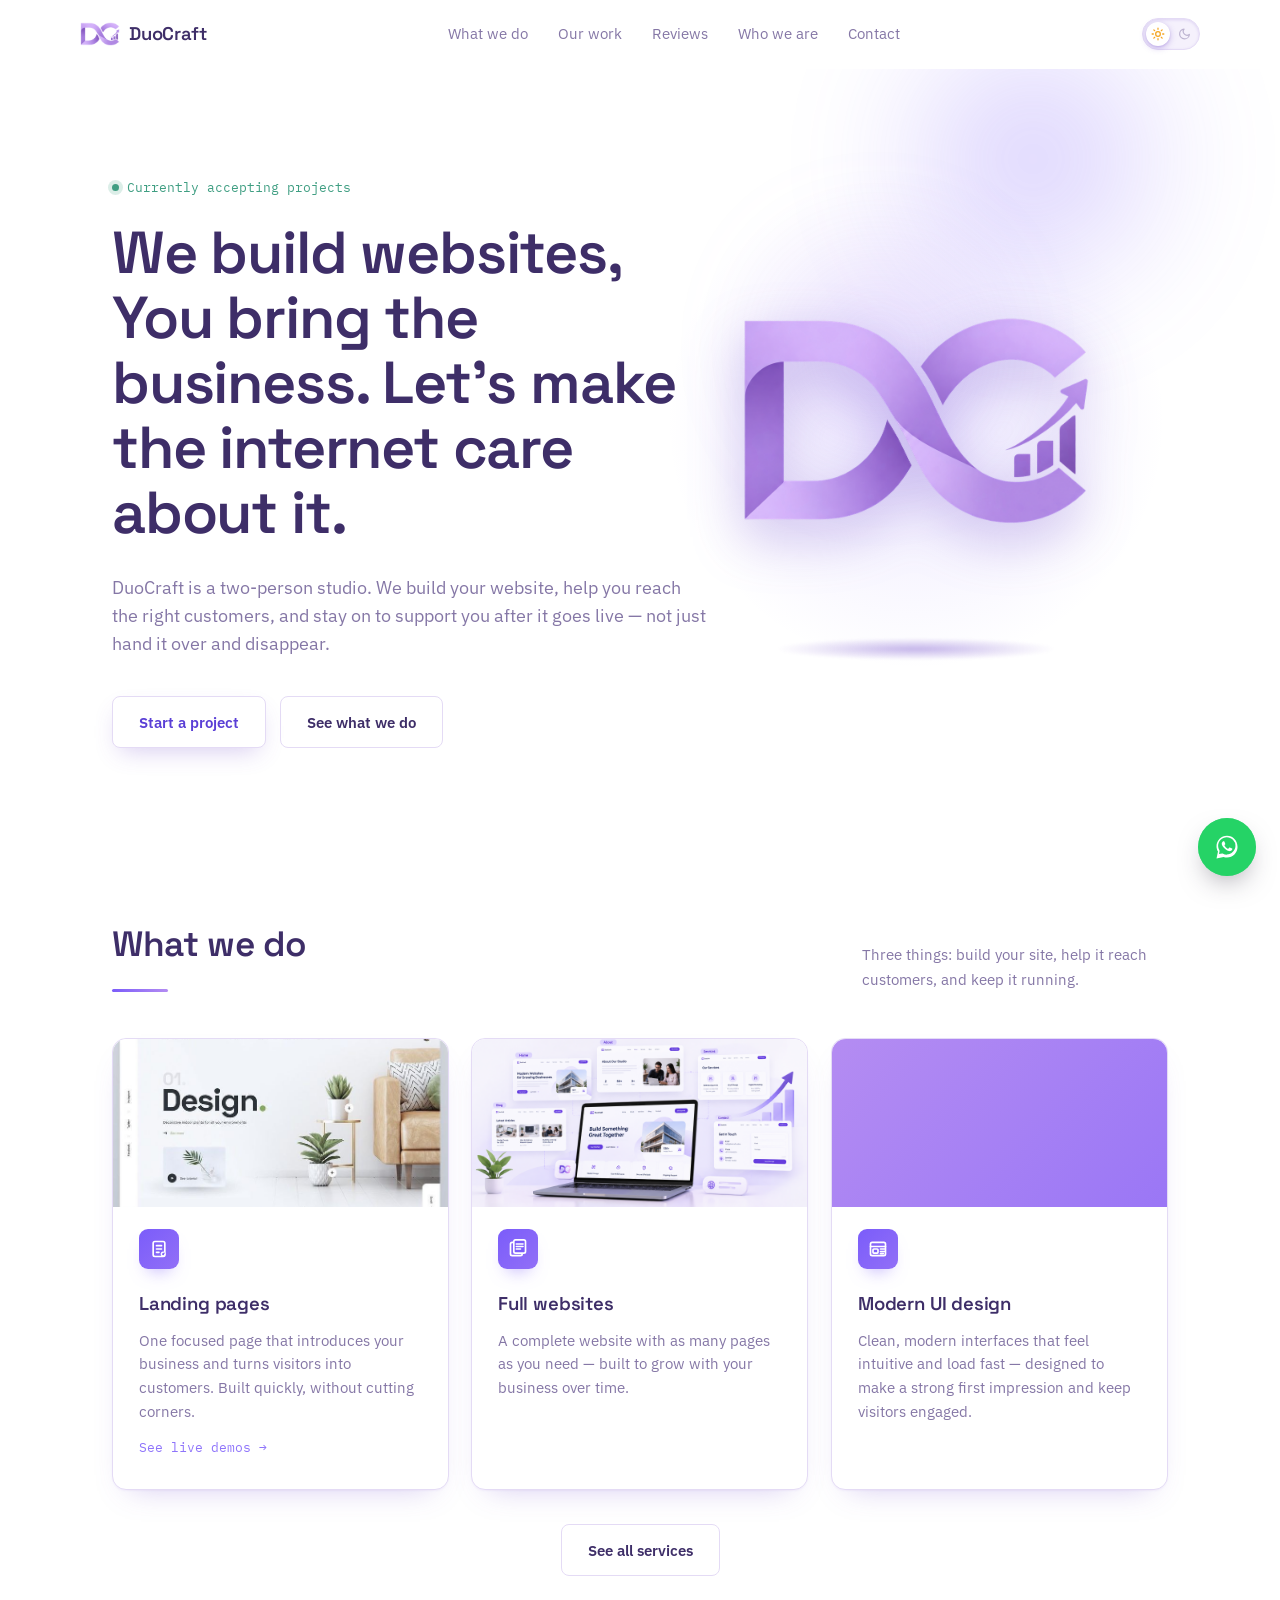
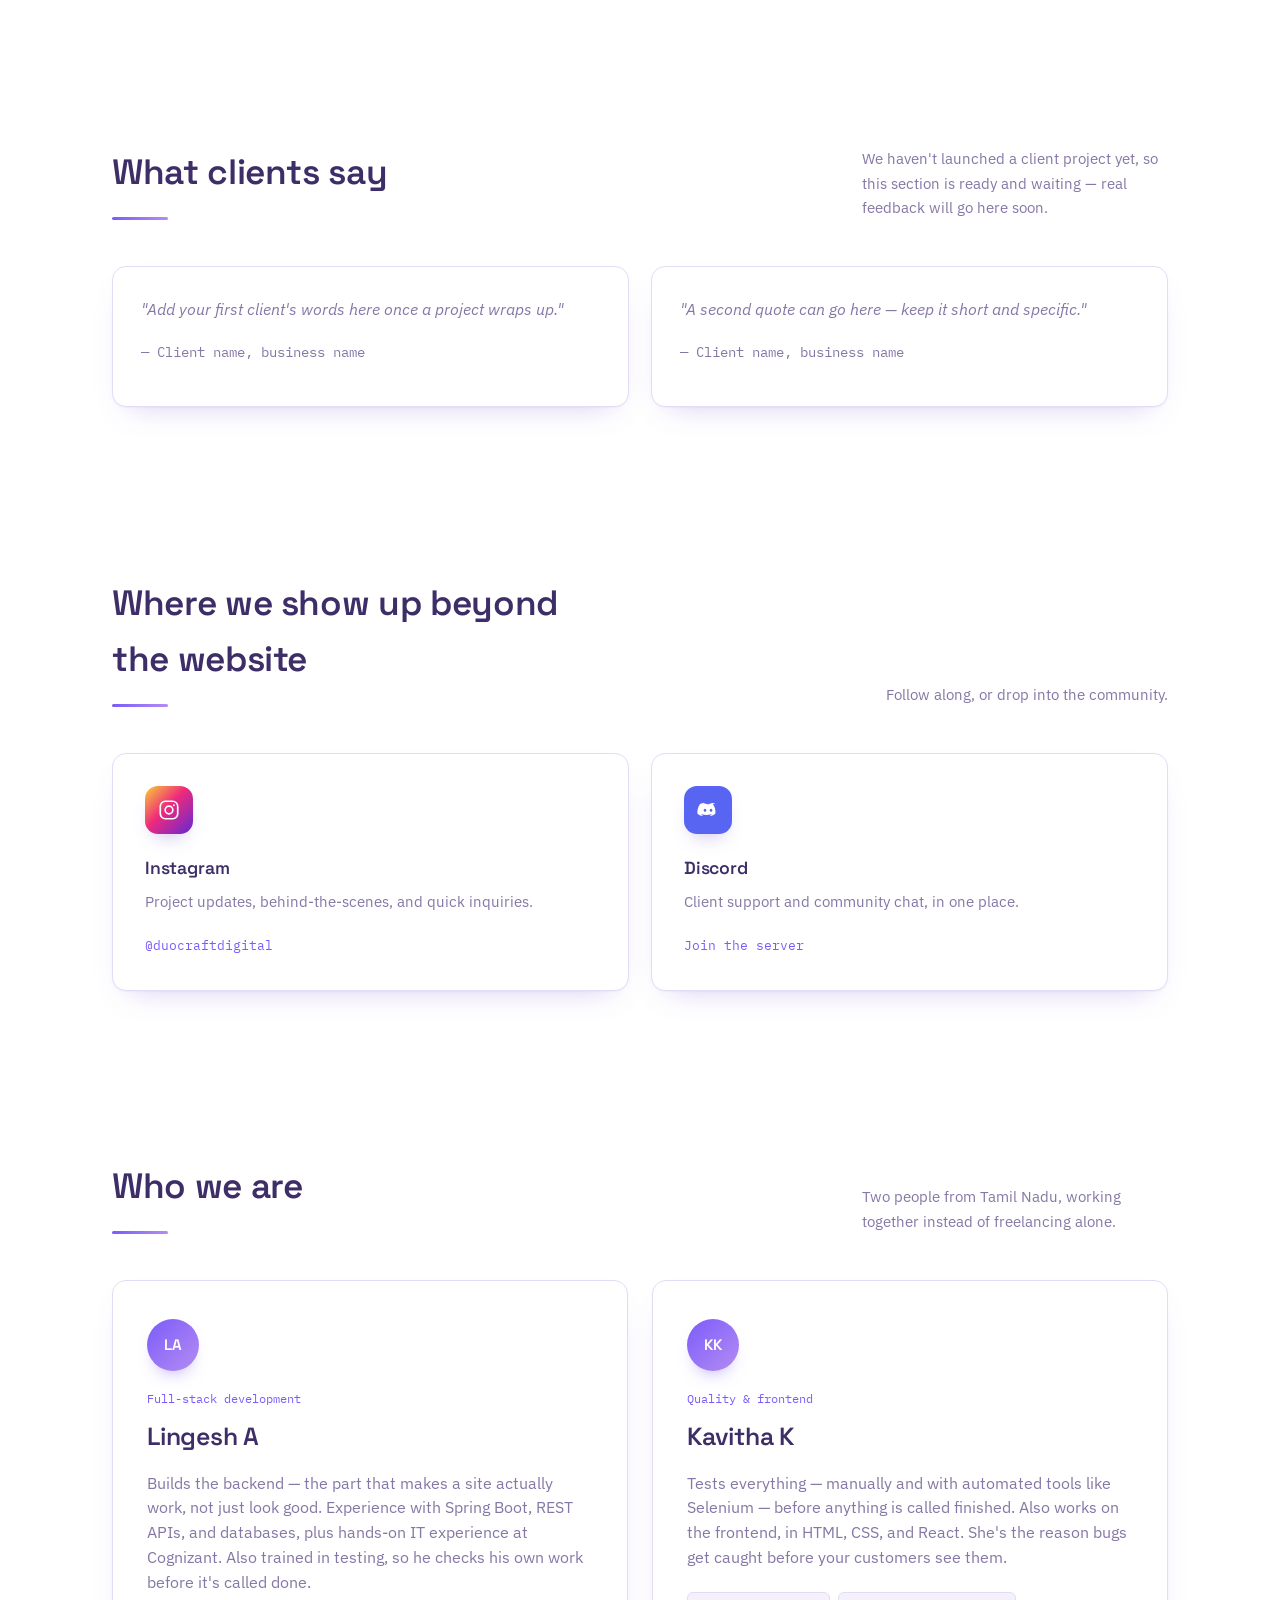
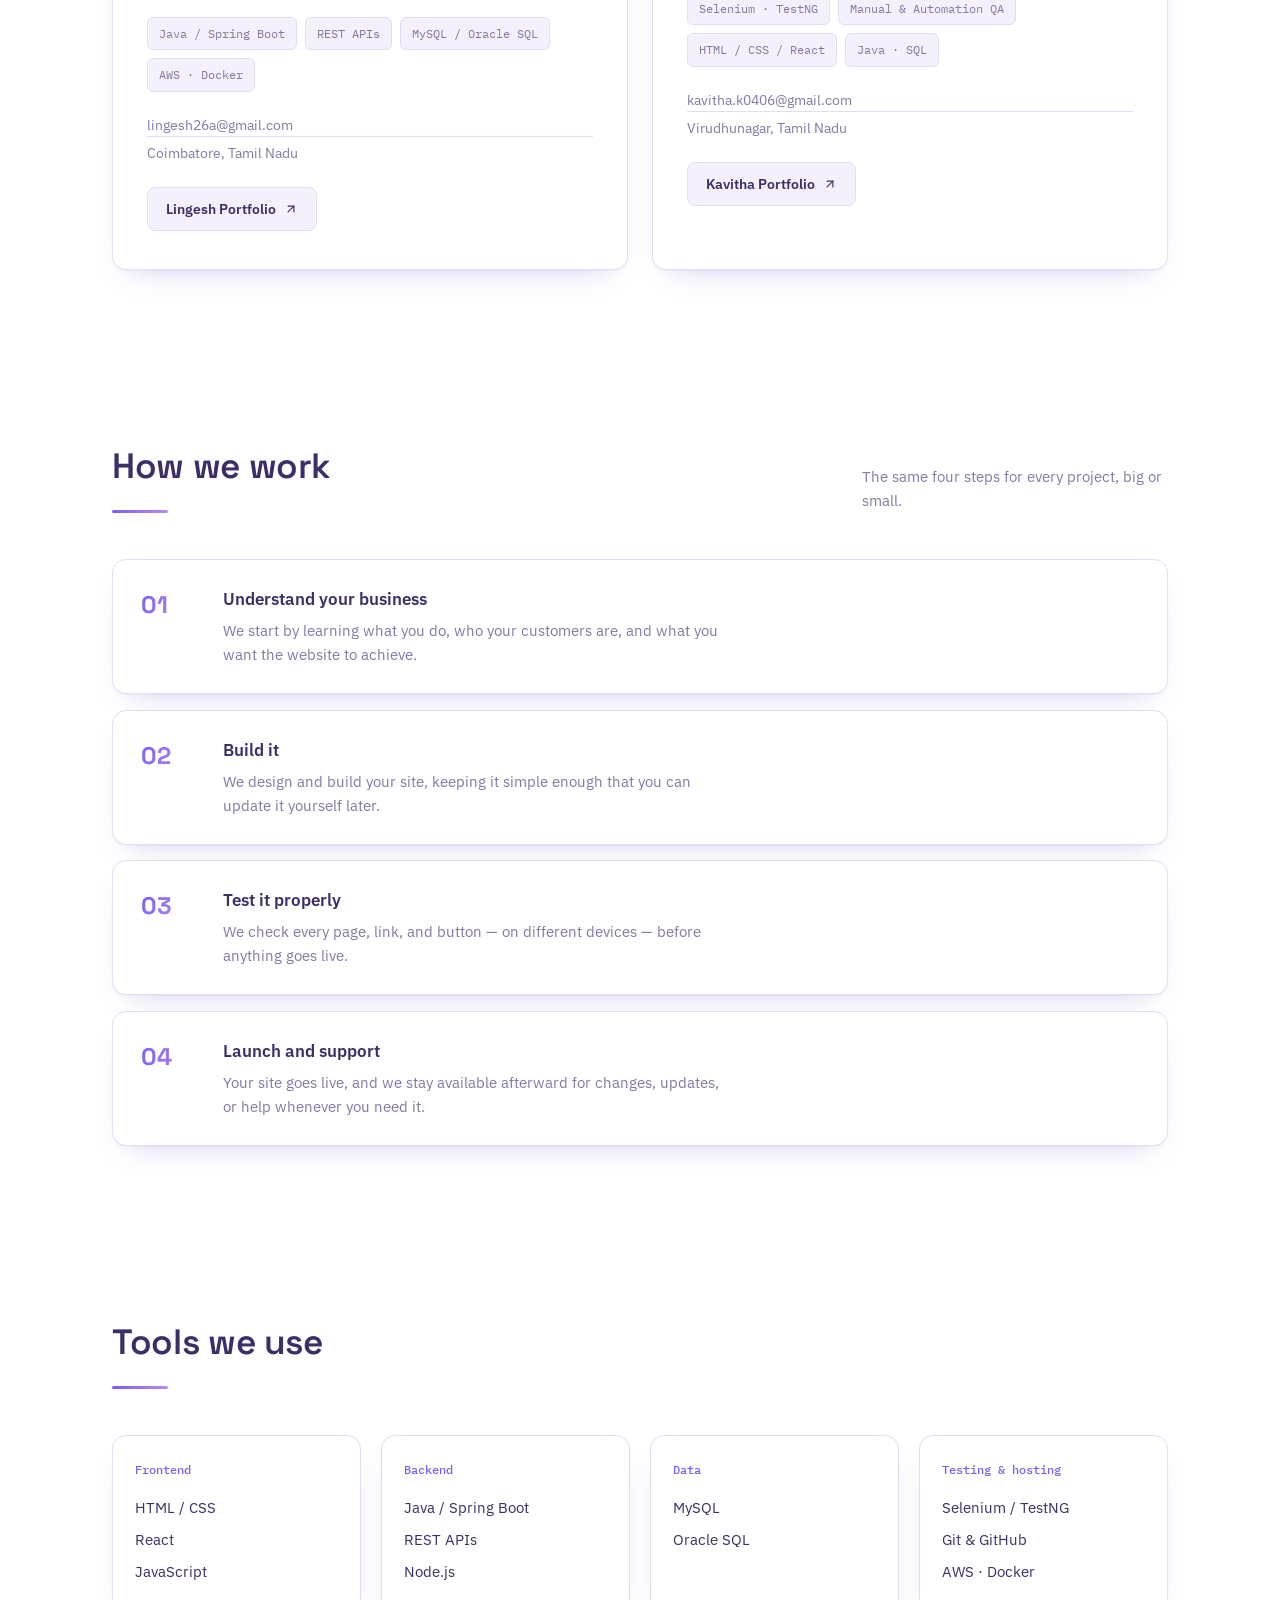
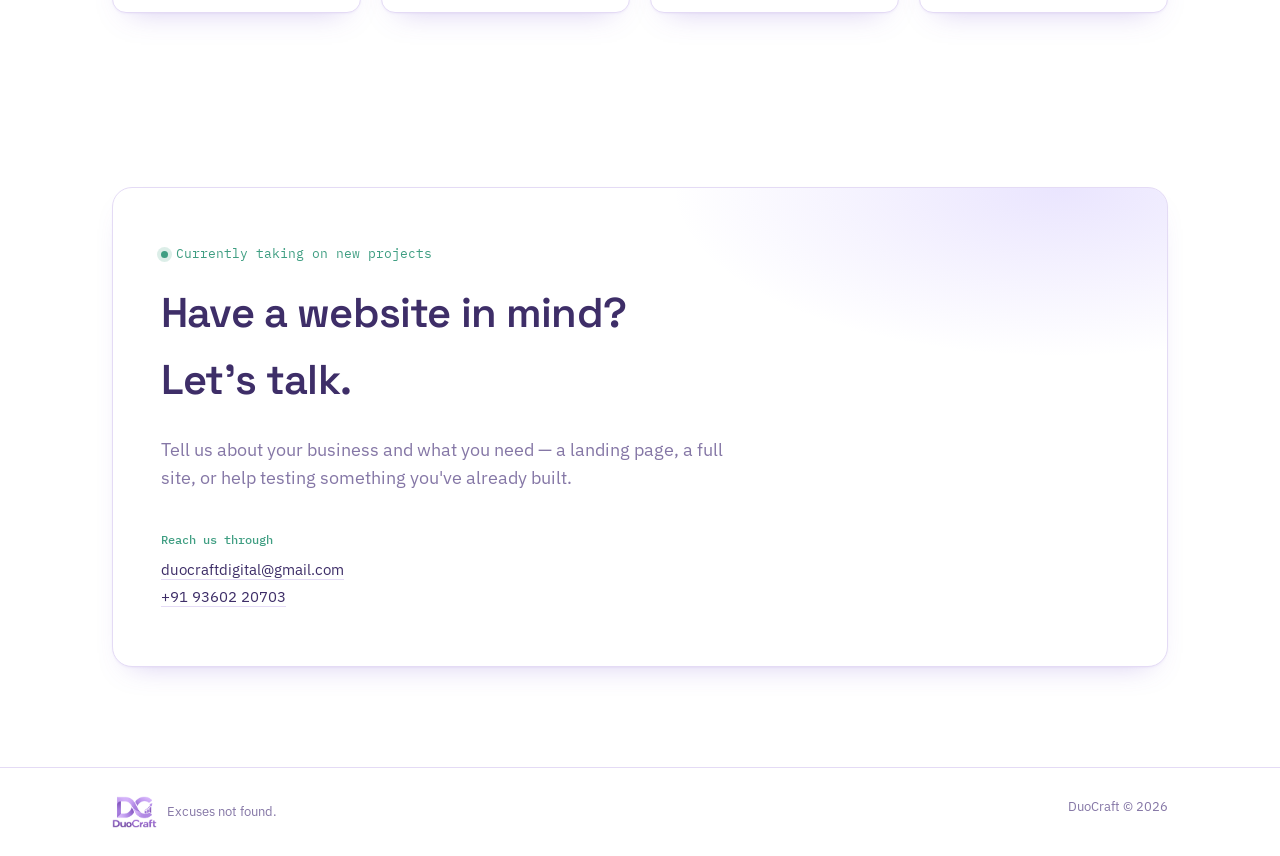
<file: index.html>
<!DOCTYPE html>
<html lang="en">
<head>
<meta charset="UTF-8">
<meta name="viewport" content="width=device-width, initial-scale=1.0">
<title>DuoCraft — Websites, Built and Tested</title>
<link rel="preconnect" href="https://fonts.googleapis.com">
<link rel="preconnect" href="https://fonts.gstatic.com" crossorigin>
<link href="https://fonts.googleapis.com/css2?family=Space+Grotesk:wght@500;600;700&family=IBM+Plex+Sans:wght@400;500;600&family=IBM+Plex+Mono:wght@400;500&display=swap" rel="stylesheet">
<link rel="stylesheet" href="style.css">
<link rel="icon" href="assets/duocraft/favicon.ico" sizes="any">
<link rel="apple-touch-icon" href="assets/duocraft/apple-touch-icon.png">
<script>
  (function() {
    var saved = localStorage.getItem('duocraft-theme');
    var theme = saved || 'light';
    document.documentElement.setAttribute('data-theme', theme);
  })();
</script>
</head>
<body id="top">

<header id="site-header">
  <div class="wrap nav">
    <a class="nav-mark" href="#top" data-section="top">
      <img class="brand-badge" src="assets/duocraft/duocraft-badge.png" alt="DuoCraft" width="40" height="24">
      DuoCraft
    </a>
    <nav class="nav-links" id="nav-links">
      <a href="services.html">What we do</a>
      <a href="work.html">Our work</a>
      <a href="#reviews" data-section="reviews">Reviews</a>
      <a href="#founders" data-section="founders">Who we are</a>
      <a href="#contact" data-section="contact">Contact</a>
    </nav>
    <div class="nav-controls">
      <button class="theme-switch" id="theme-toggle" role="switch" aria-checked="false" aria-label="Toggle dark mode">
        <span class="theme-switch-thumb"></span>
        <span class="theme-switch-icon theme-switch-icon-sun">
          <svg viewBox="0 0 24 24" width="14" height="14" fill="none" stroke="currentColor" stroke-width="2.2" stroke-linecap="round"><circle cx="12" cy="12" r="4"></circle><path d="M12 2v2M12 20v2M4.9 4.9l1.4 1.4M17.7 17.7l1.4 1.4M2 12h2M20 12h2M4.9 19.1l1.4-1.4M17.7 6.3l1.4-1.4"></path></svg>
        </span>
        <span class="theme-switch-icon theme-switch-icon-moon">
          <svg viewBox="0 0 24 24" width="13" height="13" fill="none" stroke="currentColor" stroke-width="2.2" stroke-linecap="round" stroke-linejoin="round"><path d="M21 12.8A9 9 0 1 1 11.2 3a7 7 0 0 0 9.8 9.8z"></path></svg>
        </span>
      </button>
      <button class="nav-toggle" id="nav-toggle" aria-label="Toggle menu" aria-expanded="false" aria-controls="nav-links">
        <span></span><span></span><span></span>
      </button>
    </div>
  </div>
</header>

<section class="hero">
  <div class="hero-orb hero-orb-1"></div>
  <div class="hero-orb hero-orb-2"></div>
  <div class="hero-stage">
    <div class="hero-stage-glow"></div>
    <div class="hero-stage-shadow"></div>
    <div class="hero-logo-spin">
      <img src="assets/duocraft/duocraft-badge.png" alt="DuoCraft logo">
    </div>
  </div>
  <div class="wrap">
    <p class="hero-eyebrow reveal"><span class="dot"></span>Currently accepting projects</p>
    <h1 class="reveal">We build websites, You bring the business. Let’s make the internet care about it.</h1>
    <p class="hero-sub reveal">DuoCraft is a two-person studio. We build your website, help you reach the right customers, and stay on to support you after it goes live — not just hand it over and disappear.</p>
    <div class="hero-actions reveal">
      <a class="btn btn-primary" href="#contact" data-section="contact">Start a project</a>
      <a class="btn btn-ghost" href="services.html">See what we do</a>
    </div>
  </div>
</section>

<section class="section" id="work">
  <div class="wrap">
    <div class="section-head reveal">
      <h2 class="section-title">What we do</h2>
      <p class="section-note">Three things: build your site, help it reach customers, and keep it running.</p>
    </div>
    <div class="services">
      <a class="service tilt-card reveal service-link" href="demos.html">
        <div class="service-cover service-cover-1" role="img" aria-label="Landing pages preview">
          <img src="assets/services/landing-pages-cover.jpg" alt="Example landing page design">
        </div>
        <div class="tilt-inner">
          <div class="service-icon">
            <svg viewBox="0 0 24 24" width="20" height="20" fill="none" stroke="#fff" stroke-width="2" stroke-linecap="round" stroke-linejoin="round"><rect x="5" y="3" width="14" height="18" rx="2"></rect><path d="M9 8h6M9 12h6M9 16h3"></path><circle cx="17" cy="18" r="3" fill="#fff" stroke="none"></circle><path d="M16.3 18l.7.7L18 17" stroke="#7B5CFA" stroke-width="1.6"></path></svg>
          </div>
          <h3>Landing pages</h3>
          <p>One focused page that introduces your business and turns visitors into customers. Built quickly, without cutting corners.</p>
          <span class="service-link-hint">See live demos →</span>
        </div>
      </a>
      <div class="service tilt-card reveal">
        <div class="service-cover service-cover-2" role="img" aria-label="Full websites preview">
          <img src="assets/services/full-websites-cover.png" alt="Example full website design">
        </div>
        <div class="tilt-inner">
          <div class="service-icon">
            <svg viewBox="0 0 24 24" width="20" height="20" fill="none" stroke="#fff" stroke-width="2" stroke-linecap="round" stroke-linejoin="round"><rect x="3" y="4" width="14" height="16" rx="2"></rect><rect x="7" y="1" width="14" height="16" rx="2" fill="#7B5CFA" stroke="#fff"></rect><path d="M10 6h8M10 9h8M10 12h5"></path></svg>
          </div>
          <h3>Full websites</h3>
          <p>A complete website with as many pages as you need — built to grow with your business over time.</p>
        </div>
      </div>
      <div class="service tilt-card reveal">
        <div class="service-cover service-cover-3" role="img" aria-label="Modern UI design preview">
          <video autoplay muted loop playsinline preload="metadata">
            <source src="assets/Landing%20page/Landing%20page%20preview.mp4" type="video/mp4">
          </video>
        </div>
        <div class="tilt-inner">
          <div class="service-icon">
            <svg viewBox="0 0 24 24" width="20" height="20" fill="none" stroke="#fff" stroke-width="2" stroke-linecap="round" stroke-linejoin="round"><rect x="3" y="4" width="18" height="16" rx="2"></rect><path d="M3 9h18"></path><rect x="6" y="12" width="6" height="5" rx="1" fill="#7B5CFA" stroke="#fff"></rect><path d="M15 12h5M15 15h5M15 17.5h3.5"></path></svg>
          </div>
          <h3>Modern UI design</h3>
          <p>Clean, modern interfaces that feel intuitive and load fast — designed to make a strong first impression and keep visitors engaged.</p>
        </div>
      </div>
    </div>
    <div class="section-more reveal">
      <a class="btn btn-ghost" href="services.html">See all services</a>
    </div>
  </div>
</section>

<section class="section" id="reviews">
  <div class="wrap">
    <div class="section-head reveal">
      <h2 class="section-title">What clients say</h2>
      <p class="section-note">We haven't launched a client project yet, so this section is ready and waiting — real feedback will go here soon.</p>
    </div>
    <div class="reviews-grid">
      <div class="review-card tilt-card reveal">
        <div class="tilt-inner">
          <p class="review-quote placeholder">"Add your first client's words here once a project wraps up."</p>
          <p class="review-author">— Client name, business name</p>
        </div>
      </div>
      <div class="review-card tilt-card reveal">
        <div class="tilt-inner">
          <p class="review-quote placeholder">"A second quote can go here — keep it short and specific."</p>
          <p class="review-author">— Client name, business name</p>
        </div>
      </div>
    </div>
  </div>
</section>

<section class="section" id="social">
  <div class="wrap">
    <div class="section-head reveal">
      <h2 class="section-title">Where we show up beyond the website</h2>
      <p class="section-note">Follow along, or drop into the community.</p>
    </div>
    <div class="social-grid">
      <a class="social-card tilt-card reveal" href="https://www.instagram.com/duocraftdigital/" target="_blank" rel="noopener noreferrer">
        <div class="tilt-inner">
          <div class="social-icon social-icon-instagram">
            <svg viewBox="0 0 24 24" width="22" height="22" fill="none" stroke="#fff" stroke-width="1.8" stroke-linecap="round" stroke-linejoin="round"><rect x="2.5" y="2.5" width="19" height="19" rx="5.5"></rect><circle cx="12" cy="12" r="4.2"></circle><circle cx="17.3" cy="6.7" r="1.1" fill="#fff" stroke="none"></circle></svg>
          </div>
          <h3>Instagram</h3>
          <p>Project updates, behind-the-scenes, and quick inquiries.</p>
          <span class="social-handle">@duocraftdigital</span>
        </div>
      </a>
      <a class="social-card tilt-card reveal" href="https://discord.gg/f6azs8ydrj" target="_blank" rel="noopener noreferrer">
        <div class="tilt-inner">
          <div class="social-icon social-icon-discord">
            <svg viewBox="0 0 24 24" width="22" height="22" fill="#fff" stroke="none"><path d="M20.3 5.4A17 17 0 0 0 15.9 4l-.3.6a15 15 0 0 1 3.9 1.4c-2.6-1.3-5.2-1.3-7.7 0h0c-2.5-1.3-5.1-1.3-7.7 0A15 15 0 0 1 8 4.6L7.7 4A17 17 0 0 0 3.3 5.4C.9 9 .1 12.5.5 16a17 17 0 0 0 5.1 2.6l.7-1.1a11 11 0 0 1-1.8-.9l.4-.3c3.5 1.6 7.3 1.6 10.8 0l.4.3c-.6.3-1.2.6-1.8.9l.7 1.1A17 17 0 0 0 20 16c.5-4-.5-7.4-2.7-10.6ZM8.7 14c-.8 0-1.5-.8-1.5-1.7s.6-1.7 1.5-1.7 1.5.8 1.5 1.7-.7 1.7-1.5 1.7Zm6.6 0c-.8 0-1.5-.8-1.5-1.7s.6-1.7 1.5-1.7 1.5.8 1.5 1.7-.6 1.7-1.5 1.7Z"></path></svg>
          </div>
          <h3>Discord</h3>
          <p>Client support and community chat, in one place.</p>
          <span class="social-handle">Join the server</span>
        </div>
      </a>
    </div>
  </div>
</section>

<section class="section" id="founders">
  <div class="wrap">
    <div class="section-head reveal">
      <h2 class="section-title">Who we are</h2>
      <p class="section-note">Two people from Tamil Nadu, working together instead of freelancing alone.</p>
    </div>
    <div class="founders">
      <div class="founder tilt-card reveal">
        <div class="tilt-inner">
          <div class="founder-avatar">LA</div>
          <p class="founder-role">Full-stack development</p>
          <h3 class="founder-name">Lingesh A</h3>
          <p class="founder-bio">Builds the backend — the part that makes a site actually work, not just look good. Experience with Spring Boot, REST APIs, and databases, plus hands-on IT experience at Cognizant. Also trained in testing, so he checks his own work before it's called done.</p>
          <div class="chip-row">
            <span class="chip">Java / Spring Boot</span>
            <span class="chip">REST APIs</span>
            <span class="chip">MySQL / Oracle SQL</span>
            <span class="chip">AWS · Docker</span>
          </div>
          <div class="founder-contact">
            <a href="mailto:lingesh26a@gmail.com">lingesh26a@gmail.com</a>
            <!-- <a href="tel:+919500760136">+91 95007 60136</a> -->
            <span>Coimbatore, Tamil Nadu</span>
          </div>
          <a class="founder-portfolio-btn" href="https://lingeshx26.github.io/LingeshPortfolio/" target="_blank" rel="noopener noreferrer">
            Lingesh Portfolio
            <svg viewBox="0 0 24 24" width="14" height="14" fill="none" stroke="currentColor" stroke-width="2" stroke-linecap="round" stroke-linejoin="round"><path d="M7 17L17 7"></path><path d="M7 7h10v10"></path></svg>
          </a>
        </div>
      </div>
      <div class="founder tilt-card reveal">
        <div class="tilt-inner">
          <div class="founder-avatar">KK</div>
          <p class="founder-role">Quality &amp; frontend</p>
          <h3 class="founder-name">Kavitha K</h3>
          <p class="founder-bio">Tests everything — manually and with automated tools like Selenium — before anything is called finished. Also works on the frontend, in HTML, CSS, and React. She's the reason bugs get caught before your customers see them.</p>
          <div class="chip-row">
            <span class="chip">Selenium · TestNG</span>
            <span class="chip">Manual &amp; Automation QA</span>
            <span class="chip">HTML / CSS / React</span>
            <span class="chip">Java · SQL</span>
          </div>
          <div class="founder-contact">
            <a href="mailto:kavitha.k0406@gmail.com">kavitha.k0406@gmail.com</a>
            <span>Virudhunagar, Tamil Nadu</span>
          </div>
          <a class="founder-portfolio-btn" href="https://kavitha0406.github.io/Kavithaportfolio/" target="_blank" rel="noopener noreferrer">
            Kavitha Portfolio
            <svg viewBox="0 0 24 24" width="14" height="14" fill="none" stroke="currentColor" stroke-width="2" stroke-linecap="round" stroke-linejoin="round"><path d="M7 17L17 7"></path><path d="M7 7h10v10"></path></svg>
          </a>
        </div>
      </div>
    </div>
  </div>
</section>

<section class="section" id="process">
  <div class="wrap">
    <div class="section-head reveal">
      <h2 class="section-title">How we work</h2>
      <p class="section-note">The same four steps for every project, big or small.</p>
    </div>
    <div class="process">
      <div class="step tilt-card reveal">
        <div class="step-num">01</div>
        <div class="step-body">
          <h4>Understand your business</h4>
          <p>We start by learning what you do, who your customers are, and what you want the website to achieve.</p>
        </div>
      </div>
      <div class="step tilt-card reveal">
        <div class="step-num">02</div>
        <div class="step-body">
          <h4>Build it</h4>
          <p>We design and build your site, keeping it simple enough that you can update it yourself later.</p>
        </div>
      </div>
      <div class="step tilt-card reveal">
        <div class="step-num">03</div>
        <div class="step-body">
          <h4>Test it properly</h4>
          <p>We check every page, link, and button — on different devices — before anything goes live.</p>
        </div>
      </div>
      <div class="step tilt-card reveal">
        <div class="step-num">04</div>
        <div class="step-body">
          <h4>Launch and support</h4>
          <p>Your site goes live, and we stay available afterward for changes, updates, or help whenever you need it.</p>
        </div>
      </div>
    </div>
  </div>
</section>

<section class="section" id="stack">
  <div class="wrap">
    <div class="section-head reveal">
      <h2 class="section-title">Tools we use</h2>
    </div>
    <div class="stack-grid">
      <div class="stack-group tilt-card reveal">
        <h5>Frontend</h5>
        <ul><li>HTML / CSS</li><li>React</li><li>JavaScript</li></ul>
      </div>
      <div class="stack-group tilt-card reveal">
        <h5>Backend</h5>
        <ul><li>Java / Spring Boot</li><li>REST APIs</li><li>Node.js</li></ul>
      </div>
      <div class="stack-group tilt-card reveal">
        <h5>Data</h5>
        <ul><li>MySQL</li><li>Oracle SQL</li></ul>
      </div>
      <div class="stack-group tilt-card reveal">
        <h5>Testing &amp; hosting</h5>
        <ul><li>Selenium / TestNG</li><li>Git &amp; GitHub</li><li>AWS · Docker</li></ul>
      </div>
    </div>
  </div>
</section>

<section class="cta" id="contact">
  <div class="wrap">
    <div class="cta-panel tilt-card reveal">
      <div class="tilt-inner">
        <p class="cta-badge"><span class="dot"></span>Currently taking on new projects</p>
        <h2 class="cta-title">Have a website in mind? Let's talk.</h2>
        <p class="hero-sub" style="margin-bottom:0;">Tell us about your business and what you need — a landing page, a full site, or help testing something you've already built.</p>
        <div class="cta-row">
          <div class="cta-col">
            <h6>Reach us through</h6>
            <p><a href="mailto:duocraftdigital@gmail.com">duocraftdigital@gmail.com</a></p>
            <p><a href="tel:+919360220703">+91 93602 20703</a></p>
          </div>
          <!--<div class="cta-col">
            <h6>Reach Kavitha</h6>
            <p><a href="mailto:kavitha.k0406@gmail.com">kavitha.k0406@gmail.com</a></p>
          </div>
          <div class="cta-col"> 
            <h6>Based in</h6>
            <p>Coimbatore &amp; Virudhunagar, Tamil Nadu, India</p>
          </div>
        </div>
      </div> -->
    </div>
  </div>
</section>

<footer>
  <div class="wrap">
    <div style="display:flex; align-items:center; gap:10px;">
      <img src="assets/duocraft/duocraft-wordmark.png" alt="DuoCraft" style="height:32px; width:auto; display:block;">
      <span style="font-size:0.8rem; color:var(--text-muted);">Excuses not found.</span>
    </div>
    <span>DuoCraft © 2026</span>
  </div>
</footer>

  <a
    class="whatsapp-fab"
    id="whatsapp-fab"
    href="https://wa.me/919360220703?text=Hi%2C%20we%20found%20DuoCraft%20and%20we%27d%20like%20to%20build%20a%20website%20together%20%E2%80%94%20can%20we%20talk%3F"
    target="_blank"
    rel="noopener noreferrer"
    aria-label="Message DuoCraft on WhatsApp"
  >
    <svg viewBox="0 0 32 32" width="28" height="28" fill="currentColor" aria-hidden="true">
      <path d="M16.02 3C9.4 3 4 8.4 4 15.02c0 2.23.62 4.34 1.7 6.14L4 29l8.03-1.65a11.94 11.94 0 0 0 3.99.69h.01c6.63 0 12.02-5.4 12.02-12.02C28.05 8.4 22.65 3 16.02 3Zm0 21.9h-.01a9.9 9.9 0 0 1-5.06-1.39l-.36-.22-3.77.78.8-3.67-.24-.38a9.86 9.86 0 0 1-1.52-5.3c0-5.46 4.44-9.9 9.92-9.9 2.65 0 5.13 1.03 7 2.9a9.83 9.83 0 0 1 2.9 6.99c0 5.46-4.45 9.9-9.9 9.9Zm5.43-7.42c-.3-.15-1.76-.87-2.03-.97-.27-.1-.47-.15-.67.15-.2.3-.77.97-.94 1.17-.17.2-.35.22-.65.07-.3-.15-1.25-.46-2.38-1.47-.88-.78-1.47-1.76-1.65-2.06-.17-.3-.02-.46.13-.6.13-.13.3-.35.45-.52.15-.17.2-.3.3-.5.1-.2.05-.37-.02-.52-.07-.15-.67-1.6-.91-2.2-.24-.57-.49-.5-.67-.51h-.57c-.2 0-.52.07-.79.37-.27.3-1.04 1.02-1.04 2.48s1.06 2.87 1.21 3.07c.15.2 2.09 3.2 5.08 4.48.71.3 1.26.49 1.69.63.71.22 1.36.19 1.87.12.57-.09 1.76-.72 2-1.42.25-.7.25-1.29.17-1.42-.07-.13-.27-.2-.57-.35Z"/>
    </svg>
  </a>

  <script src="script.js"></script>
</body>
</html>
</file>
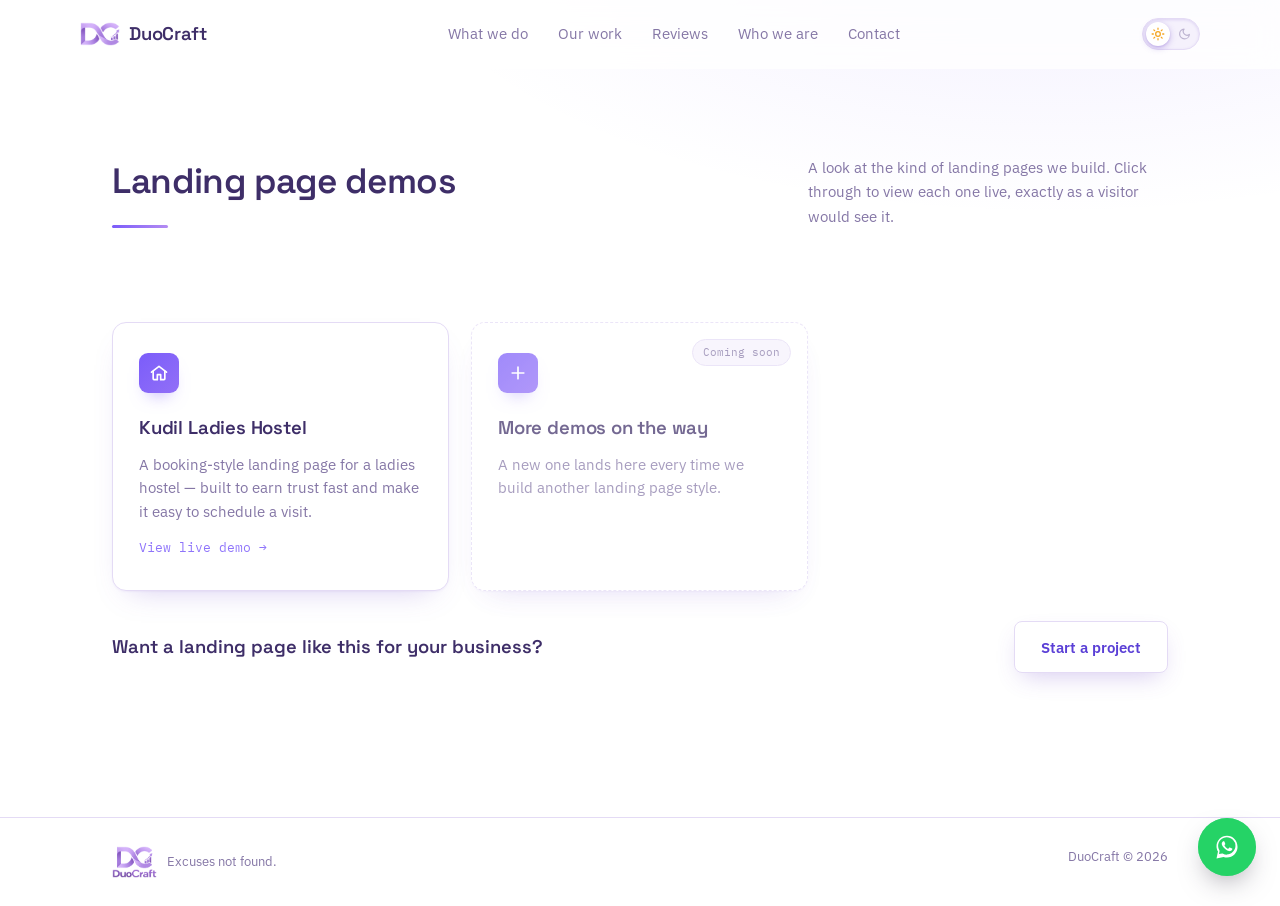
<file: demos.html>
<!DOCTYPE html>
<html lang="en">
<head>
<meta charset="UTF-8">
<meta name="viewport" content="width=device-width, initial-scale=1.0">
<title>Landing Page Demos — DuoCraft</title>
<link rel="preconnect" href="https://fonts.googleapis.com">
<link rel="preconnect" href="https://fonts.gstatic.com" crossorigin>
<link href="https://fonts.googleapis.com/css2?family=Space+Grotesk:wght@500;600;700&family=IBM+Plex+Sans:wght@400;500;600&family=IBM+Plex+Mono:wght@400;500&display=swap" rel="stylesheet">
<link rel="stylesheet" href="style.css">
<link rel="icon" href="assets/duocraft/favicon.ico" sizes="any">
<link rel="apple-touch-icon" href="assets/duocraft/apple-touch-icon.png">
<script>
  (function() {
    var saved = localStorage.getItem('duocraft-theme');
    var theme = saved || 'light';
    document.documentElement.setAttribute('data-theme', theme);
  })();
</script>
</head>
<body id="top" data-home="./">

<header id="site-header">
  <div class="wrap nav">
    <a class="nav-mark" href="./">
      <img class="brand-badge" src="assets/duocraft/duocraft-badge.png" alt="DuoCraft" width="40" height="24">
      DuoCraft
    </a>
    <nav class="nav-links" id="nav-links">
      <a href="services.html">What we do</a>
      <a href="work.html">Our work</a>
      <a href="#reviews" data-section="reviews">Reviews</a>
      <a href="#founders" data-section="founders">Who we are</a>
      <a href="#contact" data-section="contact">Contact</a>
    </nav>
    <div class="nav-controls">
      <button class="theme-switch" id="theme-toggle" role="switch" aria-checked="false" aria-label="Toggle dark mode">
        <span class="theme-switch-thumb"></span>
        <span class="theme-switch-icon theme-switch-icon-sun">
          <svg viewBox="0 0 24 24" width="14" height="14" fill="none" stroke="currentColor" stroke-width="2.2" stroke-linecap="round"><circle cx="12" cy="12" r="4"></circle><path d="M12 2v2M12 20v2M4.9 4.9l1.4 1.4M17.7 17.7l1.4 1.4M2 12h2M20 12h2M4.9 19.1l1.4-1.4M17.7 6.3l1.4-1.4"></path></svg>
        </span>
        <span class="theme-switch-icon theme-switch-icon-moon">
          <svg viewBox="0 0 24 24" width="13" height="13" fill="none" stroke="currentColor" stroke-width="2.2" stroke-linecap="round" stroke-linejoin="round"><path d="M21 12.8A9 9 0 1 1 11.2 3a7 7 0 0 0 9.8 9.8z"></path></svg>
        </span>
      </button>
      <button class="nav-toggle" id="nav-toggle" aria-label="Toggle menu" aria-expanded="false" aria-controls="nav-links">
        <span></span><span></span><span></span>
      </button>
    </div>
  </div>
</header>

<section class="section work-hero">
  <div class="wrap">
    <div class="section-head reveal">
      <h2 class="section-title">Landing page demos</h2>
      <p class="section-note">A look at the kind of landing pages we build. Click through to view each one live, exactly as a visitor would see it.</p>
    </div>
  </div>
</section>

<section class="section case-study">
  <div class="wrap">
    <div class="services">
      <a class="service tilt-card reveal service-link" href="demo-sites/kudil-ladies-hostel/" target="_blank" rel="noopener noreferrer">
        <div class="tilt-inner">
          <div class="service-icon">
            <svg viewBox="0 0 24 24" width="20" height="20" fill="none" stroke="#fff" stroke-width="2" stroke-linecap="round" stroke-linejoin="round"><path d="M3 11l9-7 9 7"></path><path d="M5 10v9a1 1 0 0 0 1 1h4v-6h4v6h4a1 1 0 0 0 1-1v-9"></path></svg>
          </div>
          <h3>Kudil Ladies Hostel</h3>
          <p>A booking-style landing page for a ladies hostel — built to earn trust fast and make it easy to schedule a visit.</p>
          <span class="service-link-hint">View live demo →</span>
        </div>
      </a>

      <div class="service tilt-card reveal is-coming-soon">
        <span class="coming-soon-badge">Coming soon</span>
        <div class="tilt-inner">
          <div class="service-icon">
            <svg viewBox="0 0 24 24" width="20" height="20" fill="none" stroke="#fff" stroke-width="2" stroke-linecap="round" stroke-linejoin="round"><path d="M12 5v14M5 12h14"></path></svg>
          </div>
          <h3>More demos on the way</h3>
          <p>A new one lands here every time we build another landing page style.</p>
        </div>
      </div>
    </div>

    <div class="case-cta reveal">
      <p>Want a landing page like this for your business?</p>
      <a class="btn btn-primary" href="#contact" data-section="contact">Start a project</a>
    </div>
  </div>
</section>

<footer>
  <div class="wrap">
    <div style="display:flex; align-items:center; gap:10px;">
      <img src="assets/duocraft/duocraft-wordmark.png" alt="DuoCraft" style="height:32px; width:auto; display:block;">
      <span style="font-size:0.8rem; color:var(--text-muted);">Excuses not found.</span>
    </div>
    <span>DuoCraft © 2026</span>
  </div>
</footer>

  <a
    class="whatsapp-fab"
    id="whatsapp-fab"
    href="https://wa.me/919360220703?text=Hi%2C%20we%20found%20DuoCraft%20and%20we%27d%20like%20to%20build%20a%20website%20together%20%E2%80%94%20can%20we%20talk%3F"
    target="_blank"
    rel="noopener noreferrer"
    aria-label="Message DuoCraft on WhatsApp"
  >
    <svg viewBox="0 0 32 32" width="28" height="28" fill="currentColor" aria-hidden="true">
      <path d="M16.02 3C9.4 3 4 8.4 4 15.02c0 2.23.62 4.34 1.7 6.14L4 29l8.03-1.65a11.94 11.94 0 0 0 3.99.69h.01c6.63 0 12.02-5.4 12.02-12.02C28.05 8.4 22.65 3 16.02 3Zm0 21.9h-.01a9.9 9.9 0 0 1-5.06-1.39l-.36-.22-3.77.78.8-3.67-.24-.38a9.86 9.86 0 0 1-1.52-5.3c0-5.46 4.44-9.9 9.92-9.9 2.65 0 5.13 1.03 7 2.9a9.83 9.83 0 0 1 2.9 6.99c0 5.46-4.45 9.9-9.9 9.9Zm5.43-7.42c-.3-.15-1.76-.87-2.03-.97-.27-.1-.47-.15-.67.15-.2.3-.77.97-.94 1.17-.17.2-.35.22-.65.07-.3-.15-1.25-.46-2.38-1.47-.88-.78-1.47-1.76-1.65-2.06-.17-.3-.02-.46.13-.6.13-.13.3-.35.45-.52.15-.17.2-.3.3-.5.1-.2.05-.37-.02-.52-.07-.15-.67-1.6-.91-2.2-.24-.57-.49-.5-.67-.51h-.57c-.2 0-.52.07-.79.37-.27.3-1.04 1.02-1.04 2.48s1.06 2.87 1.21 3.07c.15.2 2.09 3.2 5.08 4.48.71.3 1.26.49 1.69.63.71.22 1.36.19 1.87.12.57-.09 1.76-.72 2-1.42.25-.7.25-1.29.17-1.42-.07-.13-.27-.2-.57-.35Z"/>
    </svg>
  </a>

  <script src="script.js"></script>
</body>
</html>
</file>
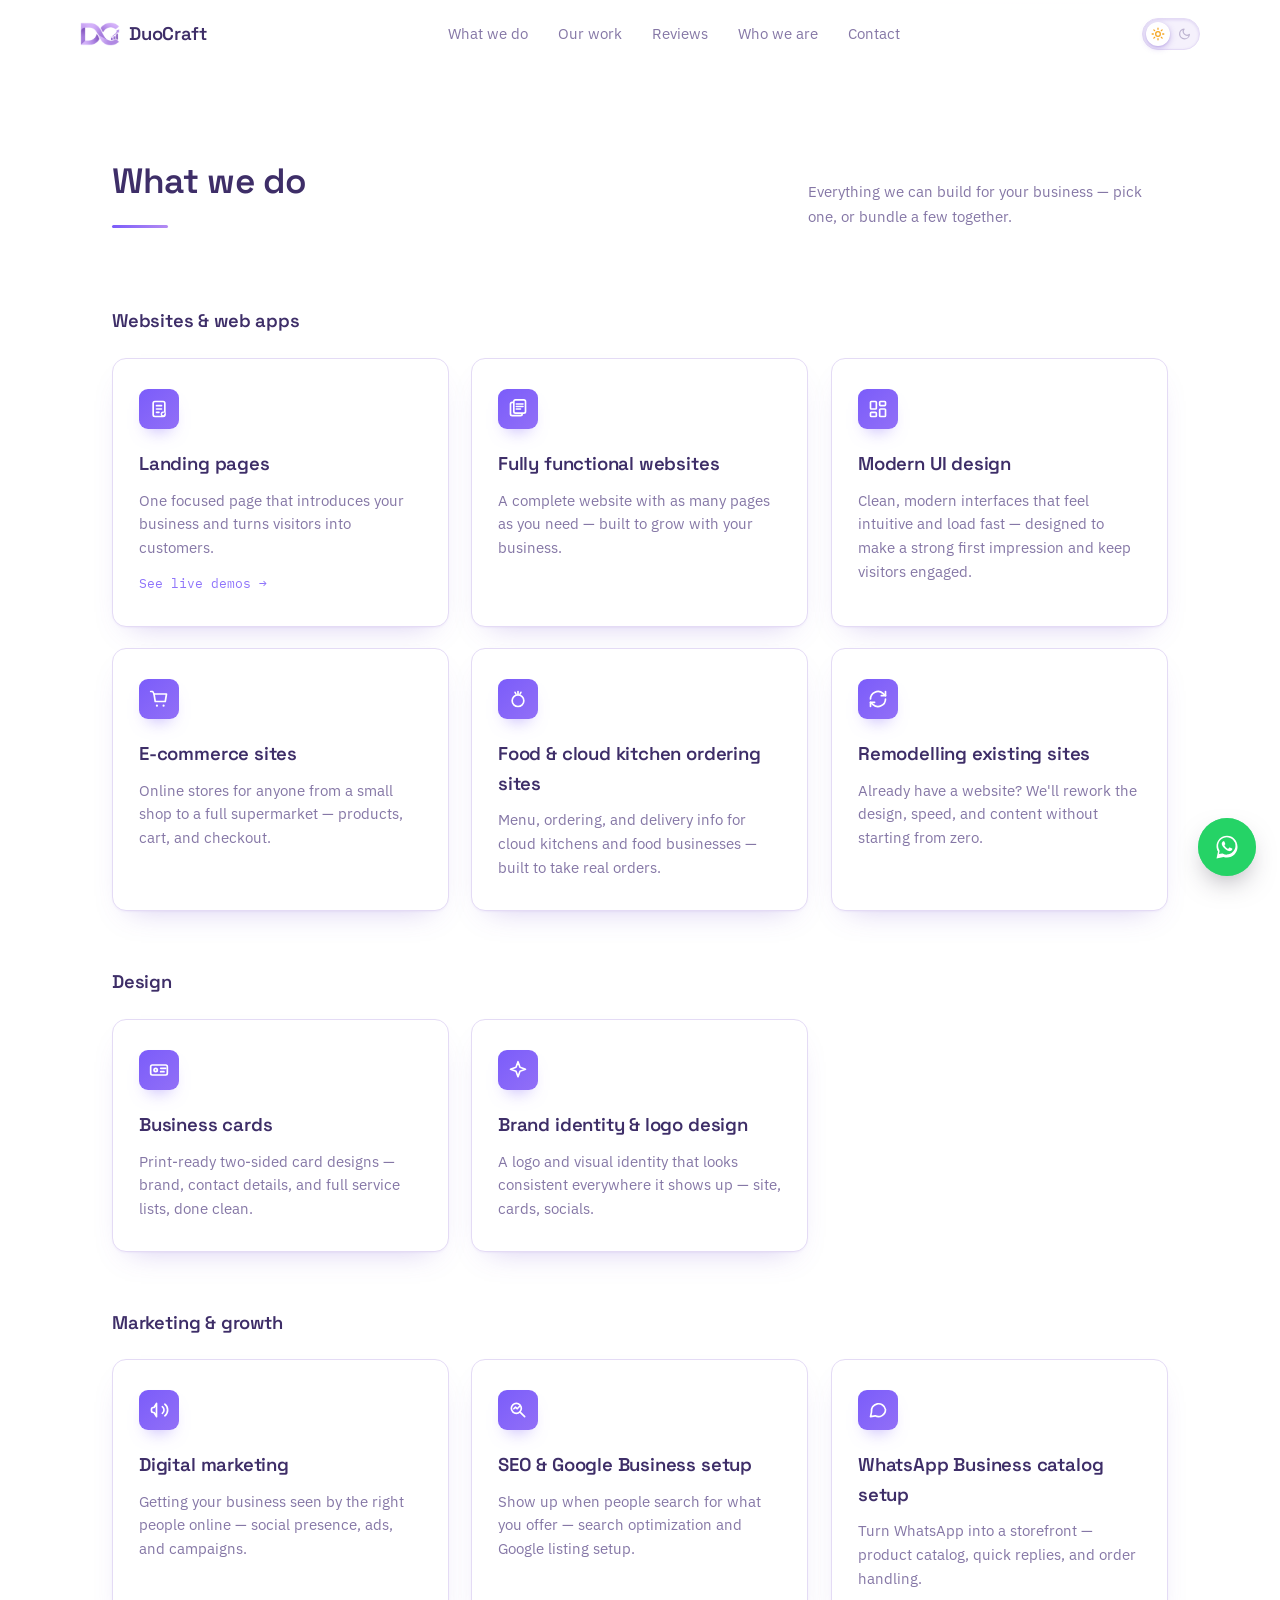
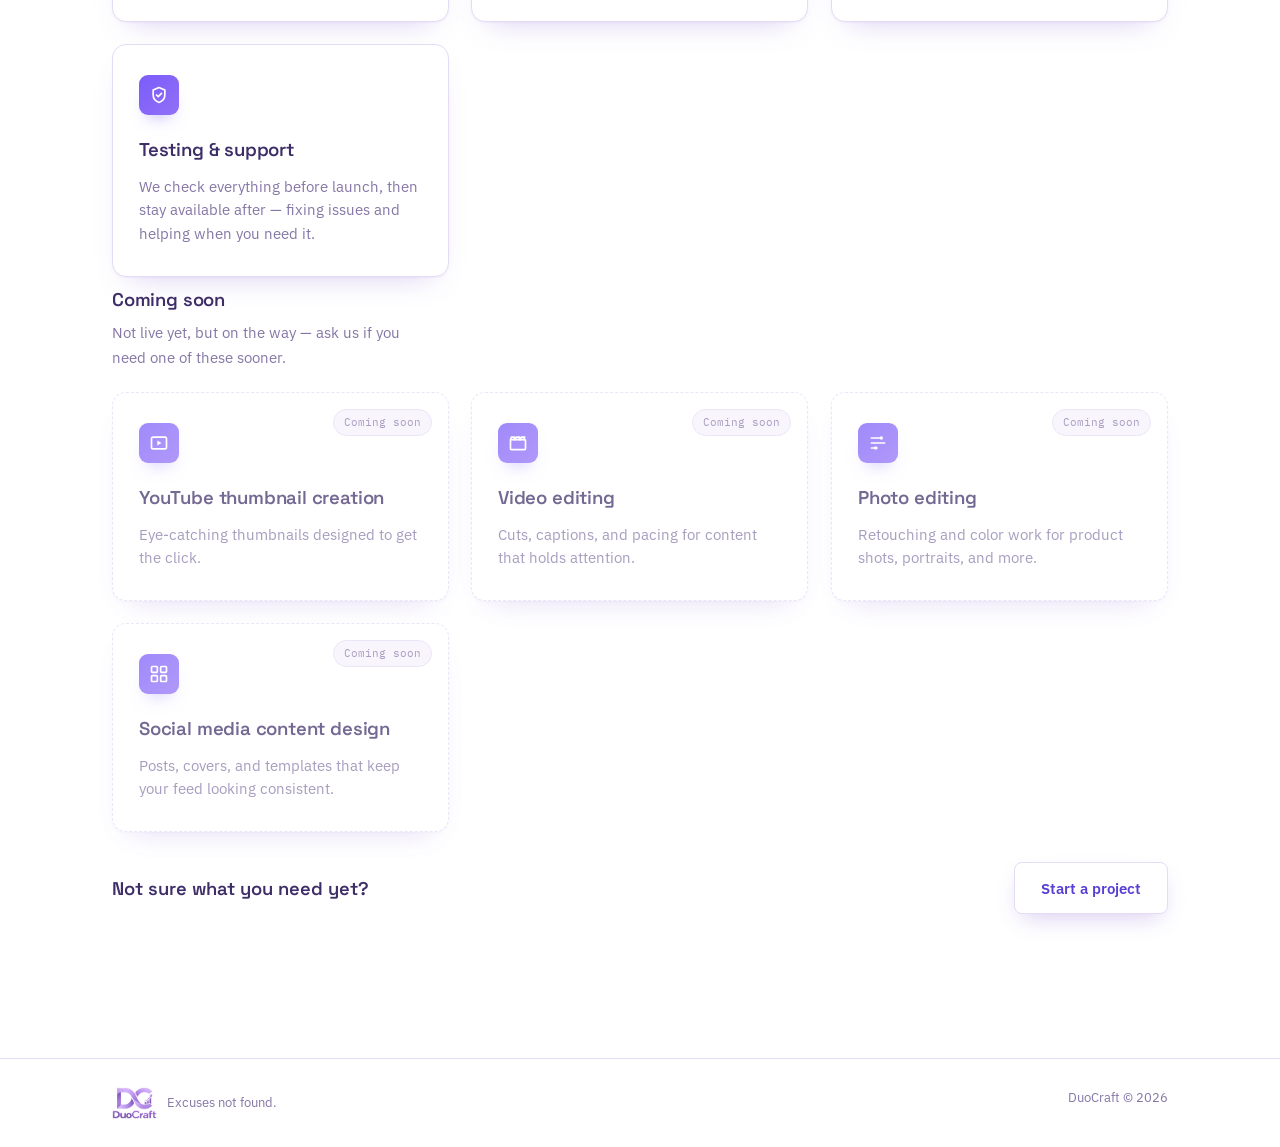
<file: services.html>
<!DOCTYPE html>
<html lang="en">
<head>
<meta charset="UTF-8">
<meta name="viewport" content="width=device-width, initial-scale=1.0">
<title>What We Do — DuoCraft</title>
<link rel="preconnect" href="https://fonts.googleapis.com">
<link rel="preconnect" href="https://fonts.gstatic.com" crossorigin>
<link href="https://fonts.googleapis.com/css2?family=Space+Grotesk:wght@500;600;700&family=IBM+Plex+Sans:wght@400;500;600&family=IBM+Plex+Mono:wght@400;500&display=swap" rel="stylesheet">
<link rel="stylesheet" href="style.css">
<link rel="icon" href="assets/duocraft/favicon.ico" sizes="any">
<link rel="apple-touch-icon" href="assets/duocraft/apple-touch-icon.png">
<script>
  (function() {
    var saved = localStorage.getItem('duocraft-theme');
    var theme = saved || 'light';
    document.documentElement.setAttribute('data-theme', theme);
  })();
</script>
</head>
<body id="top" data-home="./">

<header id="site-header">
  <div class="wrap nav">
    <a class="nav-mark" href="./">
      <img class="brand-badge" src="assets/duocraft/duocraft-badge.png" alt="DuoCraft" width="40" height="24">
      DuoCraft
    </a>
    <nav class="nav-links" id="nav-links">
      <a href="services.html">What we do</a>
      <a href="work.html">Our work</a>
      <a href="#reviews" data-section="reviews">Reviews</a>
      <a href="#founders" data-section="founders">Who we are</a>
      <a href="#contact" data-section="contact">Contact</a>
    </nav>
    <div class="nav-controls">
      <button class="theme-switch" id="theme-toggle" role="switch" aria-checked="false" aria-label="Toggle dark mode">
        <span class="theme-switch-thumb"></span>
        <span class="theme-switch-icon theme-switch-icon-sun">
          <svg viewBox="0 0 24 24" width="14" height="14" fill="none" stroke="currentColor" stroke-width="2.2" stroke-linecap="round"><circle cx="12" cy="12" r="4"></circle><path d="M12 2v2M12 20v2M4.9 4.9l1.4 1.4M17.7 17.7l1.4 1.4M2 12h2M20 12h2M4.9 19.1l1.4-1.4M17.7 6.3l1.4-1.4"></path></svg>
        </span>
        <span class="theme-switch-icon theme-switch-icon-moon">
          <svg viewBox="0 0 24 24" width="13" height="13" fill="none" stroke="currentColor" stroke-width="2.2" stroke-linecap="round" stroke-linejoin="round"><path d="M21 12.8A9 9 0 1 1 11.2 3a7 7 0 0 0 9.8 9.8z"></path></svg>
        </span>
      </button>
      <button class="nav-toggle" id="nav-toggle" aria-label="Toggle menu" aria-expanded="false" aria-controls="nav-links">
        <span></span><span></span><span></span>
      </button>
    </div>
  </div>
</header>

<section class="section work-hero">
  <div class="wrap">
    <div class="section-head reveal">
      <h2 class="section-title">What we do</h2>
      <p class="section-note">Everything we can build for your business — pick one, or bundle a few together.</p>
    </div>
  </div>
</section>

<section class="section services-page">
  <div class="wrap">

    <h3 class="services-group-title reveal">Websites &amp; web apps</h3>
    <div class="services">
      <a class="service tilt-card reveal service-link" href="demos.html">
        <div class="tilt-inner">
          <div class="service-icon">
            <svg viewBox="0 0 24 24" width="20" height="20" fill="none" stroke="#fff" stroke-width="2" stroke-linecap="round" stroke-linejoin="round"><rect x="5" y="3" width="14" height="18" rx="2"></rect><path d="M9 8h6M9 12h6M9 16h3"></path><circle cx="17" cy="18" r="3" fill="#fff" stroke="none"></circle><path d="M16.3 18l.7.7L18 17" stroke="#7B5CFA" stroke-width="1.6"></path></svg>
          </div>
          <h3>Landing pages</h3>
          <p>One focused page that introduces your business and turns visitors into customers.</p>
          <span class="service-link-hint">See live demos →</span>
        </div>
      </a>
      <div class="service tilt-card reveal">
        <div class="tilt-inner">
          <div class="service-icon">
            <svg viewBox="0 0 24 24" width="20" height="20" fill="none" stroke="#fff" stroke-width="2" stroke-linecap="round" stroke-linejoin="round"><rect x="3" y="4" width="14" height="16" rx="2"></rect><rect x="7" y="1" width="14" height="16" rx="2" fill="#7B5CFA" stroke="#fff"></rect><path d="M10 6h8M10 9h8M10 12h5"></path></svg>
          </div>
          <h3>Fully functional websites</h3>
          <p>A complete website with as many pages as you need — built to grow with your business.</p>
        </div>
      </div>
      <div class="service tilt-card reveal">
        <div class="tilt-inner">
          <div class="service-icon">
            <svg viewBox="0 0 24 24" width="20" height="20" fill="none" stroke="#fff" stroke-width="2" stroke-linecap="round" stroke-linejoin="round"><rect x="3" y="3" width="7" height="9" rx="1"></rect><rect x="14" y="3" width="7" height="5" rx="1"></rect><rect x="14" y="12" width="7" height="9" rx="1"></rect><rect x="3" y="16" width="7" height="5" rx="1"></rect></svg>
          </div>
          <h3>Modern UI design</h3>
          <p>Clean, modern interfaces that feel intuitive and load fast — designed to make a strong first impression and keep visitors engaged.</p>
        </div>
      </div>
      <div class="service tilt-card reveal">
        <div class="tilt-inner">
          <div class="service-icon">
            <svg viewBox="0 0 24 24" width="20" height="20" fill="none" stroke="#fff" stroke-width="2" stroke-linecap="round" stroke-linejoin="round"><path d="M6 6h15l-1.5 9h-12z"></path><circle cx="9.5" cy="20" r="1.3" fill="#fff" stroke="none"></circle><circle cx="17.5" cy="20" r="1.3" fill="#fff" stroke="none"></circle><path d="M6 6L4.5 3H2"></path></svg>
          </div>
          <h3>E-commerce sites</h3>
          <p>Online stores for anyone from a small shop to a full supermarket — products, cart, and checkout.</p>
        </div>
      </div>
      <div class="service tilt-card reveal">
        <div class="tilt-inner">
          <div class="service-icon">
            <svg viewBox="0 0 24 24" width="20" height="20" fill="none" stroke="#fff" stroke-width="2" stroke-linecap="round" stroke-linejoin="round"><circle cx="12" cy="14" r="7"></circle><path d="M12 3v3M8.5 4l1 2M15.5 4l-1 2"></path></svg>
          </div>
          <h3>Food &amp; cloud kitchen ordering sites</h3>
          <p>Menu, ordering, and delivery info for cloud kitchens and food businesses — built to take real orders.</p>
        </div>
      </div>
      <div class="service tilt-card reveal">
        <div class="tilt-inner">
          <div class="service-icon">
            <svg viewBox="0 0 24 24" width="20" height="20" fill="none" stroke="#fff" stroke-width="2" stroke-linecap="round" stroke-linejoin="round"><path d="M3 12a9 9 0 0 1 15-6.7L21 8"></path><path d="M21 3v5h-5"></path><path d="M21 12a9 9 0 0 1-15 6.7L3 16"></path><path d="M3 21v-5h5"></path></svg>
          </div>
          <h3>Remodelling existing sites</h3>
          <p>Already have a website? We'll rework the design, speed, and content without starting from zero.</p>
        </div>
      </div>
    </div>

    <h3 class="services-group-title reveal">Design</h3>
    <div class="services">
      <div class="service tilt-card reveal">
        <div class="tilt-inner">
          <div class="service-icon">
            <svg viewBox="0 0 24 24" width="20" height="20" fill="none" stroke="#fff" stroke-width="2" stroke-linecap="round" stroke-linejoin="round"><rect x="2" y="6" width="20" height="12" rx="2"></rect><circle cx="8" cy="12" r="2"></circle><path d="M14 10h6M14 14h4"></path></svg>
          </div>
          <h3>Business cards</h3>
          <p>Print-ready two-sided card designs — brand, contact details, and full service lists, done clean.</p>
        </div>
      </div>
      <div class="service tilt-card reveal">
        <div class="tilt-inner">
          <div class="service-icon">
            <svg viewBox="0 0 24 24" width="20" height="20" fill="none" stroke="#fff" stroke-width="2" stroke-linecap="round" stroke-linejoin="round"><path d="M12 2l2.4 6.6L21 11l-6.6 2.4L12 20l-2.4-6.6L3 11l6.6-2.4z"></path></svg>
          </div>
          <h3>Brand identity &amp; logo design</h3>
          <p>A logo and visual identity that looks consistent everywhere it shows up — site, cards, socials.</p>
        </div>
      </div>
    </div>

    <h3 class="services-group-title reveal">Marketing &amp; growth</h3>
    <div class="services">
      <div class="service tilt-card reveal">
        <div class="tilt-inner">
          <div class="service-icon">
            <svg viewBox="0 0 24 24" width="20" height="20" fill="none" stroke="#fff" stroke-width="2" stroke-linecap="round" stroke-linejoin="round"><path d="M3 11v2a2 2 0 0 0 2 2h1l3 5V4l-3 5H5a2 2 0 0 0-2 2z"></path><path d="M16 8a5 5 0 0 1 0 8"></path><path d="M19 5a9 9 0 0 1 0 14"></path></svg>
          </div>
          <h3>Digital marketing</h3>
          <p>Getting your business seen by the right people online — social presence, ads, and campaigns.</p>
        </div>
      </div>
      <div class="service tilt-card reveal">
        <div class="tilt-inner">
          <div class="service-icon">
            <svg viewBox="0 0 24 24" width="20" height="20" fill="none" stroke="#fff" stroke-width="2" stroke-linecap="round" stroke-linejoin="round"><circle cx="10" cy="10" r="6"></circle><path d="M20 20l-5.5-5.5"></path><path d="M7 10.5l2-2 2 2 3-3"></path></svg>
          </div>
          <h3>SEO &amp; Google Business setup</h3>
          <p>Show up when people search for what you offer — search optimization and Google listing setup.</p>
        </div>
      </div>
      <div class="service tilt-card reveal">
        <div class="tilt-inner">
          <div class="service-icon">
            <svg viewBox="0 0 24 24" width="20" height="20" fill="none" stroke="#fff" stroke-width="2" stroke-linecap="round" stroke-linejoin="round"><path d="M21 11.5a8.5 8.5 0 0 1-12.4 7.5L3 20l1.2-5.4A8.5 8.5 0 1 1 21 11.5z"></path></svg>
          </div>
          <h3>WhatsApp Business catalog setup</h3>
          <p>Turn WhatsApp into a storefront — product catalog, quick replies, and order handling.</p>
        </div>
      </div>
      <div class="service tilt-card reveal">
        <div class="tilt-inner">
          <div class="service-icon">
            <svg viewBox="0 0 24 24" width="20" height="20" fill="none" stroke="#fff" stroke-width="2" stroke-linecap="round" stroke-linejoin="round"><path d="M12 3l7 3v6c0 4.5-3 7.5-7 9-4-1.5-7-4.5-7-9V6l7-3Z"></path><path d="M9 12l2 2 4-4"></path></svg>
          </div>
          <h3>Testing &amp; support</h3>
          <p>We check everything before launch, then stay available after — fixing issues and helping when you need it.</p>
        </div>
      </div>
    </div>

    <div class="services-coming reveal">
      <h3 class="services-group-title">Coming soon</h3>
      <p class="section-note" style="margin-bottom: 22px;">Not live yet, but on the way — ask us if you need one of these sooner.</p>
      <div class="services">
        <div class="service tilt-card is-coming-soon">
          <span class="coming-soon-badge">Coming soon</span>
          <div class="tilt-inner">
            <div class="service-icon">
              <svg viewBox="0 0 24 24" width="20" height="20" fill="none" stroke="#fff" stroke-width="2" stroke-linecap="round" stroke-linejoin="round"><rect x="3" y="5" width="18" height="14" rx="2"></rect><path d="M10 9l5 3-5 3z" fill="#fff" stroke="none"></path></svg>
            </div>
            <h3>YouTube thumbnail creation</h3>
            <p>Eye-catching thumbnails designed to get the click.</p>
          </div>
        </div>
        <div class="service tilt-card is-coming-soon">
          <span class="coming-soon-badge">Coming soon</span>
          <div class="tilt-inner">
            <div class="service-icon">
              <svg viewBox="0 0 24 24" width="20" height="20" fill="none" stroke="#fff" stroke-width="2" stroke-linecap="round" stroke-linejoin="round"><path d="M3 8l1-3h4l-1 3M9 8l1-3h4l-1 3M15 8l1-3h4l-1 3"></path><rect x="3" y="8" width="18" height="12" rx="1"></rect></svg>
            </div>
            <h3>Video editing</h3>
            <p>Cuts, captions, and pacing for content that holds attention.</p>
          </div>
        </div>
        <div class="service tilt-card is-coming-soon">
          <span class="coming-soon-badge">Coming soon</span>
          <div class="tilt-inner">
            <div class="service-icon">
              <svg viewBox="0 0 24 24" width="20" height="20" fill="none" stroke="#fff" stroke-width="2" stroke-linecap="round" stroke-linejoin="round"><path d="M4 6h10M4 12h16M4 18h7"></path><circle cx="16" cy="6" r="2" fill="#fff" stroke="none"></circle><circle cx="9" cy="18" r="2" fill="#fff" stroke="none"></circle></svg>
            </div>
            <h3>Photo editing</h3>
            <p>Retouching and color work for product shots, portraits, and more.</p>
          </div>
        </div>
        <div class="service tilt-card is-coming-soon">
          <span class="coming-soon-badge">Coming soon</span>
          <div class="tilt-inner">
            <div class="service-icon">
              <svg viewBox="0 0 24 24" width="20" height="20" fill="none" stroke="#fff" stroke-width="2" stroke-linecap="round" stroke-linejoin="round"><rect x="3" y="3" width="7" height="7" rx="1"></rect><rect x="14" y="3" width="7" height="7" rx="1"></rect><rect x="3" y="14" width="7" height="7" rx="1"></rect><rect x="14" y="14" width="7" height="7" rx="1"></rect></svg>
            </div>
            <h3>Social media content design</h3>
            <p>Posts, covers, and templates that keep your feed looking consistent.</p>
          </div>
        </div>
      </div>
    </div>

    <div class="case-cta reveal">
      <p>Not sure what you need yet?</p>
      <a class="btn btn-primary" href="#contact" data-section="contact">Start a project</a>
    </div>
  </div>
</section>

<footer>
  <div class="wrap">
    <div style="display:flex; align-items:center; gap:10px;">
      <img src="assets/duocraft/duocraft-wordmark.png" alt="DuoCraft" style="height:32px; width:auto; display:block;">
      <span style="font-size:0.8rem; color:var(--text-muted);">Excuses not found.</span>
    </div>
    <span>DuoCraft © 2026</span>
  </div>
</footer>

  <a
    class="whatsapp-fab"
    id="whatsapp-fab"
    href="https://wa.me/919360220703?text=Hi%2C%20we%20found%20DuoCraft%20and%20we%27d%20like%20to%20build%20a%20website%20together%20%E2%80%94%20can%20we%20talk%3F"
    target="_blank"
    rel="noopener noreferrer"
    aria-label="Message DuoCraft on WhatsApp"
  >
    <svg viewBox="0 0 32 32" width="28" height="28" fill="currentColor" aria-hidden="true">
      <path d="M16.02 3C9.4 3 4 8.4 4 15.02c0 2.23.62 4.34 1.7 6.14L4 29l8.03-1.65a11.94 11.94 0 0 0 3.99.69h.01c6.63 0 12.02-5.4 12.02-12.02C28.05 8.4 22.65 3 16.02 3Zm0 21.9h-.01a9.9 9.9 0 0 1-5.06-1.39l-.36-.22-3.77.78.8-3.67-.24-.38a9.86 9.86 0 0 1-1.52-5.3c0-5.46 4.44-9.9 9.92-9.9 2.65 0 5.13 1.03 7 2.9a9.83 9.83 0 0 1 2.9 6.99c0 5.46-4.45 9.9-9.9 9.9Zm5.43-7.42c-.3-.15-1.76-.87-2.03-.97-.27-.1-.47-.15-.67.15-.2.3-.77.97-.94 1.17-.17.2-.35.22-.65.07-.3-.15-1.25-.46-2.38-1.47-.88-.78-1.47-1.76-1.65-2.06-.17-.3-.02-.46.13-.6.13-.13.3-.35.45-.52.15-.17.2-.3.3-.5.1-.2.05-.37-.02-.52-.07-.15-.67-1.6-.91-2.2-.24-.57-.49-.5-.67-.51h-.57c-.2 0-.52.07-.79.37-.27.3-1.04 1.02-1.04 2.48s1.06 2.87 1.21 3.07c.15.2 2.09 3.2 5.08 4.48.71.3 1.26.49 1.69.63.71.22 1.36.19 1.87.12.57-.09 1.76-.72 2-1.42.25-.7.25-1.29.17-1.42-.07-.13-.27-.2-.57-.35Z"/>
    </svg>
  </a>

  <script src="script.js"></script>
</body>
</html>
</file>
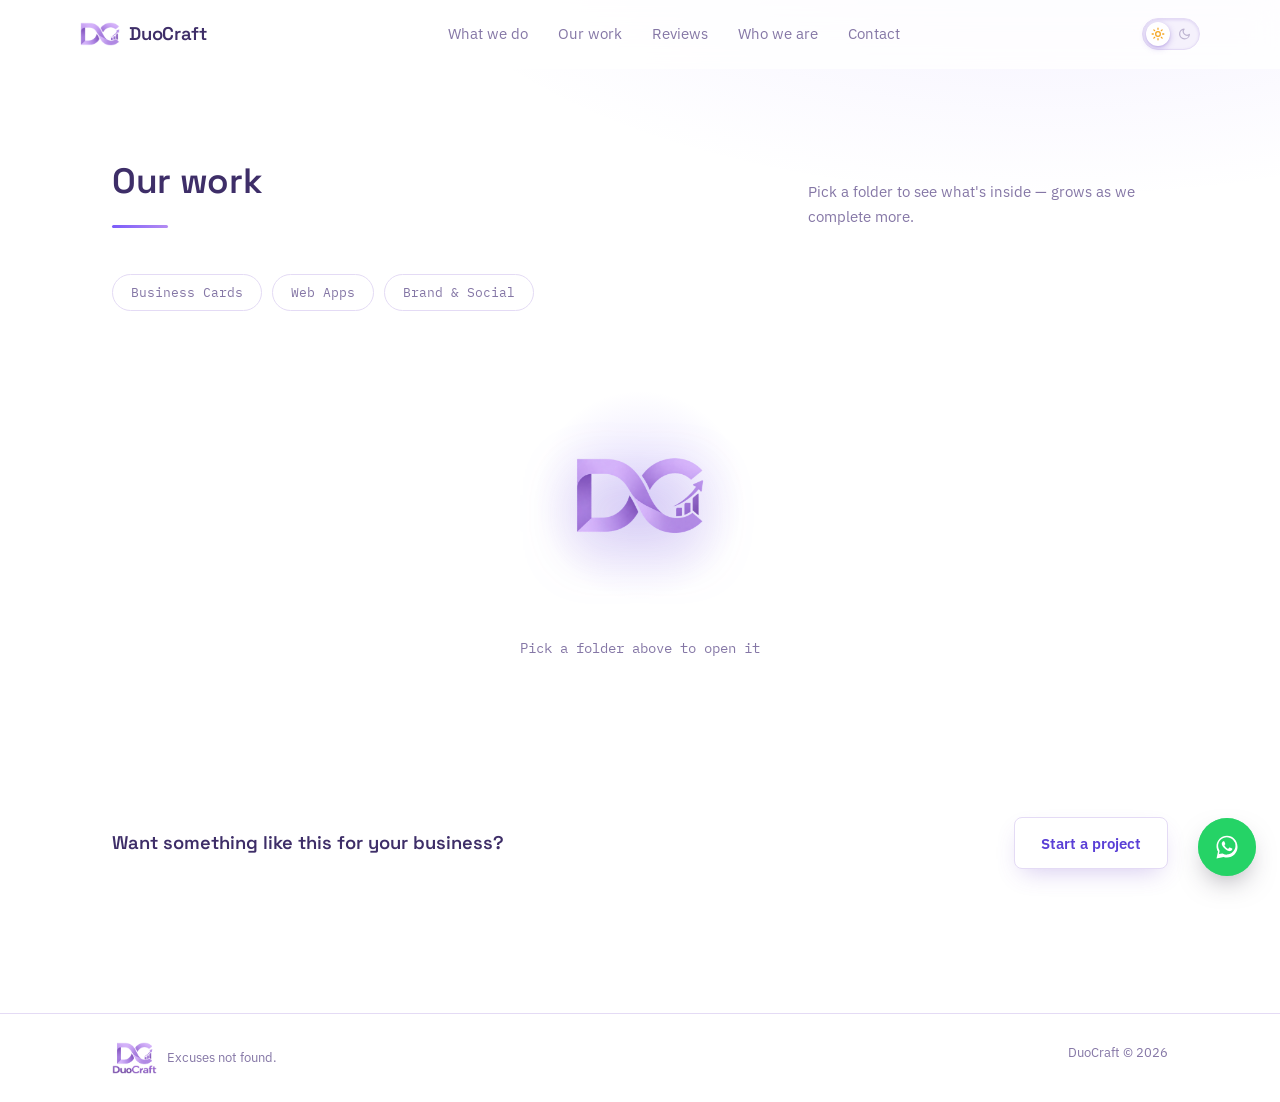
<file: work.html>
<!DOCTYPE html>
<html lang="en">
<head>
<meta charset="UTF-8">
<meta name="viewport" content="width=device-width, initial-scale=1.0">
<title>Our Work — DuoCraft</title>
<link rel="preconnect" href="https://fonts.googleapis.com">
<link rel="preconnect" href="https://fonts.gstatic.com" crossorigin>
<link href="https://fonts.googleapis.com/css2?family=Space+Grotesk:wght@500;600;700&family=IBM+Plex+Sans:wght@400;500;600&family=IBM+Plex+Mono:wght@400;500&display=swap" rel="stylesheet">
<link rel="stylesheet" href="style.css">
<link rel="icon" href="assets/duocraft/favicon.ico" sizes="any">
<link rel="apple-touch-icon" href="assets/duocraft/apple-touch-icon.png">
<script>
  (function() {
    var saved = localStorage.getItem('duocraft-theme');
    var theme = saved || 'light';
    document.documentElement.setAttribute('data-theme', theme);
  })();
</script>
</head>
<body id="top" data-home="./">

<header id="site-header">
  <div class="wrap nav">
    <a class="nav-mark" href="./">
      <img class="brand-badge" src="assets/duocraft/duocraft-badge.png" alt="DuoCraft" width="40" height="24">
      DuoCraft
    </a>
    <nav class="nav-links" id="nav-links">
      <a href="services.html">What we do</a>
      <a href="work.html">Our work</a>
      <a href="#reviews" data-section="reviews">Reviews</a>
      <a href="#founders" data-section="founders">Who we are</a>
      <a href="#contact" data-section="contact">Contact</a>
    </nav>
    <div class="nav-controls">
      <button class="theme-switch" id="theme-toggle" role="switch" aria-checked="false" aria-label="Toggle dark mode">
        <span class="theme-switch-thumb"></span>
        <span class="theme-switch-icon theme-switch-icon-sun">
          <svg viewBox="0 0 24 24" width="14" height="14" fill="none" stroke="currentColor" stroke-width="2.2" stroke-linecap="round"><circle cx="12" cy="12" r="4"></circle><path d="M12 2v2M12 20v2M4.9 4.9l1.4 1.4M17.7 17.7l1.4 1.4M2 12h2M20 12h2M4.9 19.1l1.4-1.4M17.7 6.3l1.4-1.4"></path></svg>
        </span>
        <span class="theme-switch-icon theme-switch-icon-moon">
          <svg viewBox="0 0 24 24" width="13" height="13" fill="none" stroke="currentColor" stroke-width="2.2" stroke-linecap="round" stroke-linejoin="round"><path d="M21 12.8A9 9 0 1 1 11.2 3a7 7 0 0 0 9.8 9.8z"></path></svg>
        </span>
      </button>
      <button class="nav-toggle" id="nav-toggle" aria-label="Toggle menu" aria-expanded="false" aria-controls="nav-links">
        <span></span><span></span><span></span>
      </button>
    </div>
  </div>
</header>

<section class="section work-hero">
  <div class="wrap">
    <div class="section-head reveal">
      <h2 class="section-title">Our work</h2>
      <p class="section-note">Pick a folder to see what's inside — grows as we complete more.</p>
    </div>
    <div class="filter-chips reveal" id="filter-chips">
      <button class="filter-chip" data-filter="business-cards">Business Cards</button>
      <button class="filter-chip" data-filter="web-apps">Web Apps</button>
      <button class="filter-chip" data-filter="social">Brand &amp; Social</button>
    </div>
  </div>
</section>

<div class="work-placeholder" id="work-placeholder">
  <div class="work-placeholder-stage">
    <div class="work-placeholder-glow"></div>
    <div class="hero-logo-spin">
      <img src="assets/duocraft/duocraft-badge.png" alt="DuoCraft logo">
    </div>
  </div>
  <p class="work-placeholder-note">Pick a folder above to open it</p>
</div>

<section class="section case-study">
  <div class="wrap">
    <div class="case-card tilt-card reveal is-hidden" data-category="business-cards">
      <div class="case-head">
        <div>
          <h3>AJ Travels — Business Card Design</h3>
          <p class="case-meta">Rentals &amp; Acting Service · Velayuthampalayam, Karur</p>
        </div>
        <span class="case-tag">Print design</span>
      </div>
      <div class="case-body">
        <p>AJ Travels needed a professional business card to hand out to customers — something that covered their full range of services while still looking clean enough to fit in a wallet. We designed a two-sided card: the front carries the brand and contact details, the back lists every service they offer.</p>
        <ul>
          <li>Front side — logo, tagline, phone numbers, and location</li>
          <li>Back side — full service list (family functions, temple trips, outstation, airport pickup, car delivery, tours, and more), plus a 24/7 availability badge</li>
          <li>Print-ready file, delivered ready to hand to a printer</li>
        </ul>
        <div class="case-gallery-wrap">
          <button class="gallery-nav gallery-nav-prev" type="button" aria-label="Scroll images left">
            <svg viewBox="0 0 24 24" width="16" height="16" fill="none" stroke="currentColor" stroke-width="2.4" stroke-linecap="round" stroke-linejoin="round"><path d="M15 18l-6-6 6-6"></path></svg>
          </button>
          <div class="case-gallery">
            <figure>
              <img src="assets/aj-travels/aj-travels-front.png" alt="AJ Travels business card, front side, with logo, tagline and contact numbers">
              <figcaption>Front — brand &amp; contact details</figcaption>
            </figure>
            <figure>
              <img src="assets/aj-travels/aj-travels-back.png" alt="AJ Travels business card, back side, listing all services offered">
              <figcaption>Back — full service list</figcaption>
            </figure>
            <figure class="wide">
              <img src="assets/aj-travels/aj-travels-mockup.png" alt="Printed AJ Travels business cards resting on a wooden table">
              <figcaption>Final printed mockup</figcaption>
            </figure>
          </div>
          <button class="gallery-nav gallery-nav-next" type="button" aria-label="Scroll images right">
            <svg viewBox="0 0 24 24" width="16" height="16" fill="none" stroke="currentColor" stroke-width="2.4" stroke-linecap="round" stroke-linejoin="round"><path d="M9 18l6-6-6-6"></path></svg>
          </button>
        </div>
      </div>
    </div>

    <div class="case-card tilt-card reveal is-hidden" data-category="business-cards">
      <div class="case-head">
        <div>
          <h3>DuoCraft — Our Own Business Card</h3>
          <p class="case-meta">Our own studio &middot; Coimbatore &amp; Virudhunagar, Tamil Nadu</p>
        </div>
        <span class="case-tag">Print design</span>
      </div>
      <div class="case-body">
        <p>We designed our own card the same way we'd design one for a client — and gave it both a light and a dark version, just like the theme toggle on this site.</p>
        <ul>
          <li>Front — logo, tagline, and location</li>
          <li>Back — full service list, plus Instagram, WhatsApp, and website details</li>
          <li>Two finishes — light and dark, so it works wherever we hand it out</li>
        </ul>
        <div class="case-gallery-wrap">
          <button class="gallery-nav gallery-nav-prev" type="button" aria-label="Scroll images left">
            <svg viewBox="0 0 24 24" width="16" height="16" fill="none" stroke="currentColor" stroke-width="2.4" stroke-linecap="round" stroke-linejoin="round"><path d="M15 18l-6-6 6-6"></path></svg>
          </button>
          <div class="case-gallery">
          <figure>
            <img src="assets/duocraft-cards/duocraft-card-front-light.png" alt="DuoCraft business card, front side, light version">
            <figcaption>Front — light</figcaption>
          </figure>
          <figure>
            <img src="assets/duocraft-cards/duocraft-card-back-light.png" alt="DuoCraft business card, back side, light version, listing services and socials">
            <figcaption>Back — light</figcaption>
          </figure>
          <figure>
            <img src="assets/duocraft-cards/duocraft-card-front-dark.png" alt="DuoCraft business card, front side, dark version">
            <figcaption>Front — dark</figcaption>
          </figure>
          <figure>
            <img src="assets/duocraft-cards/duocraft-card-back-dark.png" alt="DuoCraft business card, back side, dark version, listing services and socials">
            <figcaption>Back — dark</figcaption>
          </figure>
          </div>
          <button class="gallery-nav gallery-nav-next" type="button" aria-label="Scroll images right">
            <svg viewBox="0 0 24 24" width="16" height="16" fill="none" stroke="currentColor" stroke-width="2.4" stroke-linecap="round" stroke-linejoin="round"><path d="M9 18l6-6-6-6"></path></svg>
          </button>
        </div>
      </div>
    </div>

    <div class="case-card tilt-card reveal is-hidden" data-category="web-apps">
      <div class="case-head">
        <div>
          <h3>Gig Driver Dashboard — Personal Tool</h3>
          <p class="case-meta">Built by DuoCraft, for GIG driving work.</p>
        </div>
        <span class="case-tag">Web app · PWA</span>
      </div>
      <div class="case-body">
        <p>Built to solve a real problem while riding for Rapido and Blinkit — a phone-first tracker that logs every ride's platform, pickup and drop points, fare, tips, and payment mode, with day-level KM and fuel tracking that adds up automatically. Everything syncs live to Google Sheets, so the data's always there to review.</p>
        <ul>
          <li>GPS-tagged pickup &amp; drop points, with route distance calculated automatically between them</li>
          <li>Day and ride history — week/month/all-time totals, best pickup zone, best platform, tips collected</li>
          <li>Installable as a PWA, works offline for in-progress rides, syncs to Google Sheets via Apps Script</li>
        </ul>
        <div class="chip-row" style="margin-bottom: 26px;">
          <span class="chip">JavaScript</span>
          <span class="chip">Google Apps Script</span>
          <span class="chip">Geolocation API</span>
          <span class="chip">PWA</span>
        </div>
        <div class="case-links">
          <a class="founder-portfolio-btn" href="https://lingeshx26.github.io/GIG-Driver-Dashboard/" target="_blank" rel="noopener noreferrer">
            View live demo
            <svg viewBox="0 0 24 24" width="14" height="14" fill="none" stroke="currentColor" stroke-width="2" stroke-linecap="round" stroke-linejoin="round"><path d="M7 17L17 7"></path><path d="M7 7h10v10"></path></svg>
          </a>
          <!-- <a class="founder-portfolio-btn" href="https://github.com/Lingeshx26/GIG-Driver-Dashboard" target="_blank" rel="noopener noreferrer">
            View source code
            <svg viewBox="0 0 24 24" width="14" height="14" fill="none" stroke="currentColor" stroke-width="2" stroke-linecap="round" stroke-linejoin="round"><path d="M7 17L17 7"></path><path d="M7 7h10v10"></path></svg>
          </a> -->
        </div>
        <p class="case-note">Want something similar for delivery or logistics tracking in your own business? We can adapt this and set it up for you.</p>
      </div>
    </div>

    <div class="case-card tilt-card reveal is-hidden" data-category="social">
      <div class="case-head">
        <div>
          <h3>DuoCraft's Brand &amp; Social Presence</h3>
          <p class="case-meta">Where we show up beyond the website</p>
        </div>
        <span class="case-tag">Brand &amp; community</span>
      </div>
      <div class="case-body">
        <p>Our website isn't the only place we exist — we run an Instagram page for behind-the-scenes and updates, and a Discord server for client support and community, both built and managed in-house.</p>
        <ul>
          <li>Instagram — project updates, behind-the-scenes, and quick inquiries</li>
          <li>Discord — a home base for client support and community chat</li>
        </ul>
        <div class="case-links">
          <a class="founder-portfolio-btn" href="https://www.instagram.com/duocraftdigital/" target="_blank" rel="noopener noreferrer">
            <span class="case-link-icon case-link-icon-instagram">
              <svg viewBox="0 0 24 24" width="13" height="13" fill="none" stroke="#fff" stroke-width="2" stroke-linecap="round" stroke-linejoin="round"><rect x="2.5" y="2.5" width="19" height="19" rx="5.5"></rect><circle cx="12" cy="12" r="4.2"></circle><circle cx="17.3" cy="6.7" r="1.1" fill="#fff" stroke="none"></circle></svg>
            </span>
            View Instagram
            <svg viewBox="0 0 24 24" width="14" height="14" fill="none" stroke="currentColor" stroke-width="2" stroke-linecap="round" stroke-linejoin="round"><path d="M7 17L17 7"></path><path d="M7 7h10v10"></path></svg>
          </a>
          <a class="founder-portfolio-btn" href="https://discord.gg/f6azs8ydrj" target="_blank" rel="noopener noreferrer">
            <span class="case-link-icon case-link-icon-discord">
              <svg viewBox="0 0 24 24" width="13" height="13" fill="#fff" stroke="none"><path d="M20.3 5.4A17 17 0 0 0 15.9 4l-.3.6a15 15 0 0 1 3.9 1.4c-2.6-1.3-5.2-1.3-7.7 0h0c-2.5-1.3-5.1-1.3-7.7 0A15 15 0 0 1 8 4.6L7.7 4A17 17 0 0 0 3.3 5.4C.9 9 .1 12.5.5 16a17 17 0 0 0 5.1 2.6l.7-1.1a11 11 0 0 1-1.8-.9l.4-.3c3.5 1.6 7.3 1.6 10.8 0l.4.3c-.6.3-1.2.6-1.8.9l.7 1.1A17 17 0 0 0 20 16c.5-4-.5-7.4-2.7-10.6ZM8.7 14c-.8 0-1.5-.8-1.5-1.7s.6-1.7 1.5-1.7 1.5.8 1.5 1.7-.7 1.7-1.5 1.7Zm6.6 0c-.8 0-1.5-.8-1.5-1.7s.6-1.7 1.5-1.7 1.5.8 1.5 1.7-.6 1.7-1.5 1.7Z"></path></svg>
            </span>
            Join Discord
            <svg viewBox="0 0 24 24" width="14" height="14" fill="none" stroke="currentColor" stroke-width="2" stroke-linecap="round" stroke-linejoin="round"><path d="M7 17L17 7"></path><path d="M7 7h10v10"></path></svg>
          </a>
        </div>
      </div>
    </div>

    <div class="case-cta reveal">
      <p>Want something like this for your business?</p>
      <a class="btn btn-primary" href="#contact" data-section="contact">Start a project</a>
    </div>
  </div>
</section>

<footer>
  <div class="wrap">
    <div style="display:flex; align-items:center; gap:10px;">
      <img src="assets/duocraft/duocraft-wordmark.png" alt="DuoCraft" style="height:32px; width:auto; display:block;">
      <span style="font-size:0.8rem; color:var(--text-muted);">Excuses not found.</span>
    </div>
    <span>DuoCraft © 2026</span>
  </div>
</footer>

  <a
    class="whatsapp-fab"
    id="whatsapp-fab"
    href="https://wa.me/919360220703?text=Hi%2C%20we%20found%20DuoCraft%20and%20we%27d%20like%20to%20build%20a%20website%20together%20%E2%80%94%20can%20we%20talk%3F"
    target="_blank"
    rel="noopener noreferrer"
    aria-label="Message DuoCraft on WhatsApp"
  >
    <svg viewBox="0 0 32 32" width="28" height="28" fill="currentColor" aria-hidden="true">
      <path d="M16.02 3C9.4 3 4 8.4 4 15.02c0 2.23.62 4.34 1.7 6.14L4 29l8.03-1.65a11.94 11.94 0 0 0 3.99.69h.01c6.63 0 12.02-5.4 12.02-12.02C28.05 8.4 22.65 3 16.02 3Zm0 21.9h-.01a9.9 9.9 0 0 1-5.06-1.39l-.36-.22-3.77.78.8-3.67-.24-.38a9.86 9.86 0 0 1-1.52-5.3c0-5.46 4.44-9.9 9.92-9.9 2.65 0 5.13 1.03 7 2.9a9.83 9.83 0 0 1 2.9 6.99c0 5.46-4.45 9.9-9.9 9.9Zm5.43-7.42c-.3-.15-1.76-.87-2.03-.97-.27-.1-.47-.15-.67.15-.2.3-.77.97-.94 1.17-.17.2-.35.22-.65.07-.3-.15-1.25-.46-2.38-1.47-.88-.78-1.47-1.76-1.65-2.06-.17-.3-.02-.46.13-.6.13-.13.3-.35.45-.52.15-.17.2-.3.3-.5.1-.2.05-.37-.02-.52-.07-.15-.67-1.6-.91-2.2-.24-.57-.49-.5-.67-.51h-.57c-.2 0-.52.07-.79.37-.27.3-1.04 1.02-1.04 2.48s1.06 2.87 1.21 3.07c.15.2 2.09 3.2 5.08 4.48.71.3 1.26.49 1.69.63.71.22 1.36.19 1.87.12.57-.09 1.76-.72 2-1.42.25-.7.25-1.29.17-1.42-.07-.13-.27-.2-.57-.35Z"/>
    </svg>
  </a>

  <script src="script.js"></script>
</body>
</html>
</file>
<file: style.css>
:root {
    --bg: #FFFFFF;
    --bg-2: #F5F1FC;
    --panel: #FFFFFF;
    --line: #E4DBF5;
    --text: #3E2E68;
    --text-muted: #8577A6;
    --accent: #7B5CFA;
    --accent-2: #B48CF2;
    --pass: #3F9E82;
    --shadow-color: 258deg 55% 55%;
    --font-display: 'Space Grotesk', sans-serif;
    --font-body: 'IBM Plex Sans', sans-serif;
    --font-mono: 'IBM Plex Mono', monospace;
    color-scheme: light;
  }

  :root[data-theme="dark"] {
    --bg: #16121F;
    --bg-2: #1E1830;
    --panel: #1C1729;
    --line: #332A4A;
    --text: #EDE7FA;
    --text-muted: #A99FC7;
    --accent: #9B82FF;
    --accent-2: #C6A8FF;
    --pass: #52C79A;
    --shadow-color: 258deg 60% 4%;
    color-scheme: dark;
  }

  * { box-sizing: border-box; }
  html { scroll-behavior: smooth; }

  body {
    margin: 0;
    background:
      radial-gradient(1100px 480px at 82% -8%, color-mix(in srgb, var(--accent) 10%, transparent), transparent 60%),
      var(--bg);
    color: var(--text);
    font-family: var(--font-body);
    line-height: 1.6;
    -webkit-font-smoothing: antialiased;
    overflow-x: hidden;
    transition: background-color 0.3s ease, color 0.3s ease;
  }

  a { color: inherit; }

  .wrap {
    max-width: 1120px;
    margin: 0 auto;
    padding: 0 32px;
  }
  @media (max-width: 640px) { .wrap { padding: 0 20px; } }

  /* ---------- Reveal-on-scroll ---------- */
  .reveal {
    opacity: 0;
    transform: translateY(22px);
    transition: opacity 0.7s cubic-bezier(.2,.7,.2,1), transform 0.7s cubic-bezier(.2,.7,.2,1);
  }
  .reveal.is-visible { opacity: 1; transform: translateY(0); }
  @media (prefers-reduced-motion: reduce) {
    .reveal { opacity: 1; transform: none; transition: none; }
  }

  /* ---------- Nav ---------- */
  header {
    position: sticky;
    top: 0;
    z-index: 50;
    background: color-mix(in srgb, var(--bg) 78%, transparent);
    backdrop-filter: blur(14px);
    border-bottom: 1px solid transparent;
    transition: border-color 0.3s ease, box-shadow 0.3s ease;
  }
  header.scrolled {
    border-bottom-color: var(--line);
    box-shadow: 0 8px 24px -20px hsl(var(--shadow-color) / 0.6);
  }
  .nav {
    display: flex;
    align-items: center;
    justify-content: space-between;
    padding: 18px 0;
  }
  .nav-mark {
    font-family: var(--font-display);
    font-size: 1.15rem;
    font-weight: 600;
    letter-spacing: -0.01em;
    display: flex;
    align-items: center;
    gap: 9px;
  }
  .nav-controls {
    display: flex;
    flex-direction: row;
    flex-wrap: nowrap;
    align-items: center;
    gap: 10px;
  }
  .brand-badge {
    display: block;
    flex-shrink: 0;
    object-fit: contain;
  }
  .nav-links {
    display: flex;
    gap: 30px;
    font-size: 0.92rem;
    color: var(--text-muted);
  }
  .nav-links a { text-decoration: none; transition: color 0.2s ease; position: relative; }
  .nav-links a::after {
    content: "";
    position: absolute;
    left: 0; bottom: -5px;
    width: 100%; height: 1px;
    background: var(--accent);
    transform: scaleX(0);
    transform-origin: left;
    transition: transform 0.25s cubic-bezier(.2,.7,.2,1);
  }
  .nav-links a:hover::after { transform: scaleX(1); }
  .nav-links a:hover { color: var(--text); }
  .theme-switch {
    position: relative;
    display: flex;
    align-items: center;
    width: 58px;
    height: 32px;
    border-radius: 999px;
    border: 1px solid var(--line);
    background: var(--bg-2);
    cursor: pointer;
    padding: 0;
    flex-shrink: 0;
    box-shadow: inset 0 1px 3px hsl(var(--shadow-color) / 0.18);
    transition: background 0.3s ease, border-color 0.3s ease;
  }
  .theme-switch-thumb {
    position: absolute;
    top: 3px;
    left: 3px;
    width: 24px;
    height: 24px;
    border-radius: 50%;
    background: #fff;
    box-shadow: 0 2px 6px hsl(var(--shadow-color) / 0.35), 0 1px 2px hsl(var(--shadow-color) / 0.2);
    transition: transform 0.38s cubic-bezier(.34, 1.4, .4, 1), background 0.3s ease;
    z-index: 1;
  }
  :root[data-theme="dark"] .theme-switch-thumb {
    transform: translateX(26px);
    background: #241d35;
    box-shadow: 0 2px 6px hsl(258deg 60% 2% / 0.6), inset 0 0 0 1px var(--line);
  }
  .theme-switch-icon {
    position: absolute;
    top: 50%;
    transform: translateY(-50%);
    display: flex;
    align-items: center;
    justify-content: center;
    z-index: 2;
    transition: color 0.3s ease, opacity 0.3s ease;
  }
  .theme-switch-icon-sun { left: 8px; color: #f5a623; opacity: 1; }
  .theme-switch-icon-moon { right: 8px; color: var(--text-muted); opacity: 0.5; }
  :root[data-theme="dark"] .theme-switch-icon-sun { color: var(--text-muted); opacity: 0.45; }
  :root[data-theme="dark"] .theme-switch-icon-moon { color: #ffd76a; opacity: 1; }
  .theme-switch:hover { border-color: var(--accent); }

  .nav-toggle {
    display: none;
    flex-direction: column;
    justify-content: center;
    gap: 5px;
    width: 36px;
    height: 36px;
    border: 1px solid var(--line);
    border-radius: 8px;
    background: var(--panel);
    cursor: pointer;
    padding: 0;
  }
  .nav-toggle span {
    display: block;
    width: 16px;
    height: 2px;
    margin: 0 auto;
    background: var(--text);
    border-radius: 2px;
    transition: transform 0.25s ease, opacity 0.25s ease;
  }
  .nav-toggle[aria-expanded="true"] span:nth-child(1) { transform: translateY(7px) rotate(45deg); }
  .nav-toggle[aria-expanded="true"] span:nth-child(2) { opacity: 0; }
  .nav-toggle[aria-expanded="true"] span:nth-child(3) { transform: translateY(-7px) rotate(-45deg); }

  @media (max-width: 640px) {
    .nav-toggle { display: flex; }
    .nav-links {
      position: absolute;
      top: 100%;
      left: 0;
      right: 0;
      flex-direction: column;
      gap: 0;
      background: var(--bg);
      border-bottom: 1px solid var(--line);
      box-shadow: 0 16px 30px -20px hsl(var(--shadow-color) / 0.5);
      max-height: 0;
      overflow: hidden;
      opacity: 0;
      transition: max-height 0.3s ease, opacity 0.25s ease;
    }
    .nav-links.open { max-height: 320px; opacity: 1; }
    .nav-links a {
      padding: 16px 20px;
      border-bottom: 1px solid var(--line);
      width: 100%;
    }
    .nav-links a::after { display: none; }
    .nav { position: relative; }
  }

  .btn {
    display: inline-block;
    padding: 13px 26px;
    border-radius: 8px;
    text-decoration: none;
    font-size: 0.95rem;
    font-weight: 600;
    font-family: var(--font-body);
    transition: transform 0.2s ease, box-shadow 0.2s ease, background 0.2s ease;
  }
  .btn-primary {
    background: #FFFFFF;
    color: #5A3FD6;
    border: 1px solid var(--line);
    box-shadow: 0 10px 24px -8px hsl(var(--shadow-color) / 0.30);
    position: relative;
    overflow: hidden;
  }
  .btn-primary::before {
    content: "";
    position: absolute;
    top: 0; left: -60%;
    width: 40%; height: 100%;
    background: linear-gradient(115deg, transparent, color-mix(in srgb, var(--accent) 22%, transparent), transparent);
    transform: skewX(-20deg);
    transition: left 0.6s ease;
  }
  .btn-primary:hover::before { left: 130%; }
  .btn-primary:hover { transform: translateY(-2px); box-shadow: 0 16px 30px -8px hsl(var(--shadow-color) / 0.4); }
  .btn-ghost {
    border: 1px solid var(--line);
    color: var(--text);
    background: var(--panel);
  }
  .btn-ghost:hover { transform: translateY(-2px); box-shadow: 0 10px 22px -12px hsl(var(--shadow-color) / 0.5); }

  :root[data-theme="dark"] .btn-primary {
    background: var(--panel);
    color: var(--accent-2);
  }

  /* ---------- Hero ---------- */
  .hero { padding: 108px 0 84px; position: relative; overflow: hidden; min-height: 560px; }
  .hero-orb {
    position: absolute;
    border-radius: 50%;
    filter: blur(60px);
    pointer-events: none;
    z-index: -1;
    opacity: 0.35;
  }
  .hero-orb-1 {
    width: 340px; height: 340px;
    top: -80px; right: 6%;
    background: radial-gradient(circle, var(--accent), transparent 70%);
    animation: float-a 14s ease-in-out infinite;
  }
  .hero-orb-2 {
    width: 240px; height: 240px;
    top: 160px; right: 22%;
    background: radial-gradient(circle, var(--accent-2), transparent 70%);
    animation: float-b 18s ease-in-out infinite;
  }
  @keyframes float-a {
    0%, 100% { transform: translate(0, 0) scale(1); }
    50% { transform: translate(-24px, 30px) scale(1.08); }
  }
  @keyframes float-b {
    0%, 100% { transform: translate(0, 0) scale(1); }
    50% { transform: translate(18px, -22px) scale(0.94); }
  }

  .hero-stage {
    position: absolute;
    top: 46%;
    right: 5%;
    transform: translateY(-50%);
    width: 600px;
    height: 600px;
    perspective: 1200px;
    z-index: 0;
    pointer-events: none;
  }
  @media (max-width: 980px) { .hero-stage { display: none; } }
  .hero-stage-glow {
    position: absolute;
    inset: 8%;
    border-radius: 50%;
    background: radial-gradient(circle, color-mix(in srgb, var(--accent) 14%, transparent), transparent 70%);
  }
  .hero-stage-shadow {
    position: absolute;
    bottom: 10%;
    left: 50%;
    width: 46%;
    height: 22px;
    background: radial-gradient(ellipse, hsl(var(--shadow-color) / 0.4), transparent 72%);
    transform: translateX(-50%);
    border-radius: 50%;
    filter: blur(1px);
    animation: shadow-pulse 14s linear infinite;
  }
  .hero-logo-spin {
    position: absolute;
    inset: 0;
    display: flex;
    align-items: center;
    justify-content: center;
    transform-style: preserve-3d;
    animation: spin3d 14s linear infinite;
  }
  .hero-logo-spin img {
    width: 60%;
    height: auto;
    filter: drop-shadow(0 18px 26px hsl(var(--shadow-color) / 0.32));
    backface-visibility: visible;
  }
  @keyframes spin3d {
    from { transform: rotateY(0deg) rotateX(8deg); }
    to { transform: rotateY(360deg) rotateX(8deg); }
  }
  @keyframes shadow-pulse {
    0%, 50%, 100% { transform: translateX(-50%) scaleX(1); opacity: 0.5; }
    25%, 75% { transform: translateX(-50%) scaleX(0.55); opacity: 0.3; }
  }
  .hero-eyebrow {
    font-family: var(--font-mono);
    font-size: 0.82rem;
    color: var(--pass);
    margin: 0 0 22px;
    display: flex;
    align-items: center;
    gap: 8px;
  }
  .dot {
    width: 7px; height: 7px; border-radius: 50%;
    background: var(--pass);
    display: inline-block;
    box-shadow: 0 0 0 4px color-mix(in srgb, var(--pass) 18%, transparent);
    animation: pulse 2.4s ease-in-out infinite;
  }
  @keyframes pulse {
    0%, 100% { box-shadow: 0 0 0 4px color-mix(in srgb, var(--pass) 18%, transparent); }
    50% { box-shadow: 0 0 0 8px color-mix(in srgb, var(--pass) 8%, transparent); }
  }
  h1 {
    font-family: var(--font-display);
    font-weight: 600;
    font-size: clamp(2.4rem, 5.4vw, 3.7rem);
    line-height: 1.1;
    margin: 0 0 28px;
    max-width: 16ch;
    letter-spacing: -0.02em;
  }
  .hero-sub {
    font-size: 1.1rem;
    color: var(--text-muted);
    max-width: 54ch;
    margin: 0 0 38px;
  }
  .hero-actions { display: flex; gap: 14px; flex-wrap: wrap; }

  /* ---------- Section heads ---------- */
  .section { padding: 84px 0; }
  .section-head {
    display: flex;
    justify-content: space-between;
    align-items: flex-end;
    gap: 20px;
    margin-bottom: 46px;
    flex-wrap: wrap;
  }
  .section-title {
    font-family: var(--font-display);
    font-weight: 600;
    font-size: clamp(1.7rem, 3vw, 2.2rem);
    margin: 0;
    max-width: 20ch;
    letter-spacing: -0.01em;
    position: relative;
  }
  .section-title::after {
    content: "";
    display: block;
    height: 3px;
    width: 0;
    margin-top: 16px;
    background: linear-gradient(90deg, var(--accent), var(--accent-2));
    border-radius: 2px;
    transition: width 0.8s cubic-bezier(.2,.7,.2,1) 0.15s;
  }
  .section-head.is-visible .section-title::after { width: 56px; }
  .section-note { color: var(--text-muted); font-size: 0.96rem; max-width: 34ch; margin: 0; }

  /* ---------- Elevated card base (3D) ---------- */
  .tilt-card {
    background: var(--panel);
    border: 1px solid var(--line);
    border-radius: 14px;
    box-shadow:
      0 1px 2px hsl(var(--shadow-color) / 0.06),
      0 14px 30px -18px hsl(var(--shadow-color) / 0.35);
    transform-style: preserve-3d;
    will-change: transform;
    transition: box-shadow 0.3s ease, transform 0.1s ease;
  }
  .tilt-card:hover {
    box-shadow:
      0 2px 4px hsl(var(--shadow-color) / 0.08),
      0 26px 46px -20px hsl(var(--shadow-color) / 0.45);
  }
  .tilt-inner { transform: translateZ(30px); }

  /* ---------- Founders ---------- */
  .founders {
    display: grid;
    grid-template-columns: 1fr 1fr;
    gap: 24px;
  }
  @media (max-width: 720px) { .founders { grid-template-columns: 1fr; } }
  .founders .tilt-card:nth-child(1) { transition-delay: 0s; }
  .founders .tilt-card:nth-child(2) { transition-delay: 0.12s; }
  .founder { padding: 38px 34px; }
  .founder-avatar {
    width: 52px;
    height: 52px;
    border-radius: 50%;
    display: flex;
    align-items: center;
    justify-content: center;
    font-family: var(--font-display);
    font-weight: 600;
    font-size: 0.95rem;
    color: #fff;
    background: linear-gradient(135deg, var(--accent), var(--accent-2));
    box-shadow: 0 10px 18px -10px color-mix(in srgb, var(--accent) 60%, transparent);
    margin-bottom: 18px;
    letter-spacing: 0.02em;
  }
  .founder-role {
    font-family: var(--font-mono);
    font-size: 0.78rem;
    color: var(--accent);
    margin: 0 0 8px;
  }
  .founder-name {
    font-family: var(--font-display);
    font-size: 1.55rem;
    font-weight: 600;
    margin: 0 0 14px;
    letter-spacing: -0.01em;
  }
  .founder-bio { color: var(--text-muted); font-size: 0.97rem; margin: 0 0 22px; }
  .chip-row { display: flex; flex-wrap: wrap; gap: 8px; margin-bottom: 22px; }
  .chip {
    font-family: var(--font-mono);
    font-size: 0.76rem;
    padding: 6px 11px;
    background: var(--bg-2);
    border: 1px solid var(--line);
    border-radius: 6px;
    color: var(--text-muted);
    transition: transform 0.15s ease, border-color 0.15s ease, color 0.15s ease;
  }
  .chip:hover { transform: translateY(-2px); border-color: var(--accent); color: var(--accent); }
  .founder-contact { font-size: 0.88rem; color: var(--text-muted); display: flex; flex-direction: column; gap: 5px; }
  .founder-contact a { text-decoration: none; border-bottom: 1px solid var(--line); }
  .founder-contact a:hover { border-color: var(--accent); color: var(--accent); }
  .founder-portfolio-btn {
    display: inline-flex;
    align-items: center;
    gap: 8px;
    margin-top: 22px;
    padding: 10px 18px;
    border-radius: 8px;
    border: 1px solid var(--line);
    background: var(--bg-2);
    color: var(--text);
    text-decoration: none;
    font-size: 0.88rem;
    font-weight: 600;
    transition: transform 0.2s ease, border-color 0.2s ease, color 0.2s ease, box-shadow 0.2s ease;
  }
  .founder-portfolio-btn svg { transition: transform 0.2s ease; }
  .founder-portfolio-btn:hover {
    border-color: var(--accent);
    color: var(--accent);
    transform: translateY(-2px);
    box-shadow: 0 10px 22px -14px hsl(var(--shadow-color) / 0.5);
  }
  .founder-portfolio-btn:hover svg { transform: translate(1px, -1px); }

  /* ---------- Services ---------- */
  .services {
    display: grid;
    grid-template-columns: repeat(3, 1fr);
    gap: 22px;
  }
  @media (max-width: 800px) { .services { grid-template-columns: 1fr; } }
  .section-more { display: flex; justify-content: center; margin-top: 34px; }

  /* ---------- Services page (what we do, full catalog) ---------- */
  .services-page { padding-top: 8px; }
  .services-group-title {
    font-family: var(--font-display);
    font-weight: 600;
    font-size: 1.15rem;
    letter-spacing: -0.01em;
    margin: 56px 0 22px;
  }
  .services-group-title:first-child { margin-top: 0; }
  .services-coming { margin-top: 8px; }
  .services-coming .services-group-title { margin-bottom: 6px; }

  .service.is-coming-soon { position: relative; opacity: 0.72; border-style: dashed; }
  .coming-soon-badge {
    position: absolute;
    top: 16px;
    right: 16px;
    font-family: var(--font-mono);
    font-size: 0.68rem;
    padding: 4px 10px;
    border-radius: 999px;
    background: var(--bg-2);
    border: 1px solid var(--line);
    color: var(--text-muted);
    z-index: 1;
  }
  .services .tilt-card:nth-child(1) { transition-delay: 0s; }
  .services .tilt-card:nth-child(2) { transition-delay: 0.1s; }
  .services .tilt-card:nth-child(3) { transition-delay: 0.2s; }
  .service { padding: 30px 26px; }
  a.service { text-decoration: none; color: inherit; display: block; }
  .service-preview {
    margin: -30px -26px 20px;
    border-radius: 14px 14px 0 0;
    overflow: hidden;
    background: var(--bg-2);
    aspect-ratio: 16 / 9;
  }
  .service-preview video {
    display: block;
    width: 100%;
    height: 100%;
    object-fit: cover;
  }
  .service-link { cursor: pointer; }
  .service-link-hint {
    display: inline-block;
    margin-top: 14px;
    font-family: var(--font-mono);
    font-size: 0.8rem;
    color: var(--accent);
    opacity: 0.85;
    transition: opacity 0.2s ease, transform 0.2s ease;
  }
  .service-link:hover .service-link-hint { opacity: 1; transform: translateX(3px); }
  .service-icon {
    width: 40px; height: 40px;
    border-radius: 9px;
    background: linear-gradient(135deg, var(--accent), color-mix(in srgb, var(--accent) 60%, var(--accent-2)));
    margin-bottom: 20px;
    box-shadow: 0 10px 18px -10px color-mix(in srgb, var(--accent) 60%, transparent);
    display: flex;
    align-items: center;
    justify-content: center;
  }
  .service h3 { font-family: var(--font-display); font-weight: 600; font-size: 1.16rem; margin: 0 0 10px; letter-spacing: -0.01em; }
  .service p { color: var(--text-muted); font-size: 0.93rem; margin: 0; }

  /* ---------- Service card cover image ---------- */
  .service-cover {
    height: 168px;
    margin: -30px -26px 22px;
    border-radius: 14px 14px 0 0;
    display: flex;
    align-items: center;
    justify-content: center;
    background-size: cover;
    background-position: center;
    overflow: hidden;
  }
  .service-cover-1 { background: linear-gradient(135deg, var(--accent), color-mix(in srgb, var(--accent) 55%, var(--accent-2))); }
  .service-cover video,
  .service-cover img {
    width: 100%;
    height: 100%;
    object-fit: cover;
  }
  .service-cover-2 { background: linear-gradient(135deg, color-mix(in srgb, var(--accent) 80%, var(--accent-2)), var(--accent-2)); }
  .service-cover-3 { background: linear-gradient(135deg, var(--accent-2), color-mix(in srgb, var(--accent-2) 55%, var(--accent))); }
  /* To use a real photo/screenshot instead: replace the svg inside
     .service-cover with <img src="assets/your-image.jpg" alt="..."> and
     add: .service-cover img { width:100%; height:100%; object-fit:cover; } */

  /* ---------- Process ---------- */
  .process { display: flex; flex-direction: column; gap: 16px; }
  .process .step:nth-child(1) { transition-delay: 0s; }
  .process .step:nth-child(2) { transition-delay: 0.08s; }
  .process .step:nth-child(3) { transition-delay: 0.16s; }
  .process .step:nth-child(4) { transition-delay: 0.24s; }
  .step {
    display: grid;
    grid-template-columns: 60px 1fr;
    gap: 22px;
    align-items: start;
    padding: 26px 28px;
  }
  .step-num {
    font-family: var(--font-display);
    font-size: 1.5rem;
    font-weight: 700;
    background: linear-gradient(120deg, var(--accent), var(--accent-2), var(--accent));
    background-size: 200% auto;
    -webkit-background-clip: text;
    background-clip: text;
    color: transparent;
    animation: shimmer 6s ease-in-out infinite;
  }
  @keyframes shimmer {
    0%, 100% { background-position: 0% 50%; }
    50% { background-position: 100% 50%; }
  }
  .step-body h4 { margin: 0 0 6px; font-size: 1.06rem; font-weight: 600; }
  .step-body p { margin: 0; color: var(--text-muted); font-size: 0.93rem; max-width: 56ch; }

  /* ---------- Stack ---------- */
  .stack-grid { display: grid; grid-template-columns: repeat(4, 1fr); gap: 20px; }
  @media (max-width: 720px) { .stack-grid { grid-template-columns: repeat(2, 1fr); } }
  .stack-grid .tilt-card:nth-child(1) { transition-delay: 0s; }
  .stack-grid .tilt-card:nth-child(2) { transition-delay: 0.08s; }
  .stack-grid .tilt-card:nth-child(3) { transition-delay: 0.16s; }
  .stack-grid .tilt-card:nth-child(4) { transition-delay: 0.24s; }
  .stack-group { padding: 24px 22px; }
  .stack-group h5 { font-family: var(--font-mono); font-size: 0.78rem; color: var(--accent); margin: 0 0 12px; font-weight: 500; }
  .stack-group ul { list-style: none; padding: 0; margin: 0; font-size: 0.94rem; }
  .stack-group li { padding: 4px 0; color: var(--text); }

  /* ---------- CTA ---------- */
  .cta { padding: 90px 0 100px; }
  .cta-panel {
    padding: 56px 48px;
    border-radius: 20px;
    position: relative;
    overflow: hidden;
  }
  .cta-panel::before {
    content: "";
    position: absolute; inset: 0;
    background: radial-gradient(600px 260px at 90% 0%, color-mix(in srgb, var(--accent) 16%, transparent), transparent 65%);
    pointer-events: none;
  }
  @media (max-width: 640px) { .cta-panel { padding: 40px 26px; } }
  .cta-badge {
    font-family: var(--font-mono);
    font-size: 0.8rem;
    color: var(--pass);
    display: flex;
    align-items: center;
    gap: 8px;
    margin: 0 0 16px;
  }
  .cta-title {
    font-family: var(--font-display);
    font-weight: 600;
    font-size: clamp(1.9rem, 4vw, 2.6rem);
    max-width: 18ch;
    margin: 0 0 22px;
    letter-spacing: -0.02em;
  }
  .cta-row { display: flex; gap: 44px; flex-wrap: wrap; margin-top: 38px; position: relative; }
  .cta-col p { margin: 2px 0; color: var(--text-muted); font-size: 0.95rem; }
  .cta-col a { text-decoration: none; color: var(--text); border-bottom: 1px solid var(--line); }
  .cta-col a:hover { color: var(--accent); border-color: var(--accent); }
  .cta-col h6 { font-family: var(--font-mono); font-size: 0.76rem; color: var(--pass); margin: 0 0 8px; font-weight: 500; }

  footer {
    border-top: 1px solid var(--line);
    padding: 28px 0;
    color: var(--text-muted);
    font-size: 0.82rem;
  }
  footer .wrap { display: flex; justify-content: space-between; flex-wrap: wrap; gap: 8px; }

  /* ---------- WhatsApp floating button ---------- */
  @media (prefers-reduced-motion: reduce) {
    * { transition: none !important; scroll-behavior: auto !important; animation: none !important; }
    .tilt-card { transform: none !important; }
  }
  .whatsapp-fab {
    position: fixed;
    right: 24px;
    bottom: 24px;
    width: 58px;
    height: 58px;
    border-radius: 50%;
    display: flex;
    align-items: center;
    justify-content: center;
    background: #25D366;
    color: #fff;
    box-shadow: 0 12px 28px -10px hsl(258deg 20% 20% / 0.5);
    z-index: 60;
    transition: transform 0.2s ease, box-shadow 0.2s ease;
  }
  .whatsapp-fab::before {
    content: "";
    position: absolute;
    inset: 0;
    border-radius: 50%;
    background: #25D366;
    opacity: 0.55;
    animation: fab-pulse 2.6s ease-out infinite;
    z-index: -1;
  }
  .whatsapp-fab:hover {
    transform: translateY(-3px) scale(1.05);
    box-shadow: 0 16px 34px -10px hsl(258deg 20% 20% / 0.6);
  }
  @keyframes fab-pulse {
    0% { transform: scale(1); opacity: 0.45; }
    100% { transform: scale(1.6); opacity: 0; }
  }
  @media (max-width: 640px) {
    .whatsapp-fab { right: 16px; bottom: 34px; width: 52px; height: 52px; }
  }
  @media (prefers-reduced-motion: reduce) {
    .whatsapp-fab::before { animation: none; display: none; }
  }

  /* ---------- Nav mark as a link (click logo to scroll to top) ---------- */
  a.nav-mark {
    text-decoration: none;
    color: inherit;
    cursor: pointer;
  }

  /* ---------- Portfolio / work preview ---------- */
  .portfolio-grid {
    display: grid;
    grid-template-columns: repeat(3, 1fr);
    gap: 22px;
  }
  @media (max-width: 800px) { .portfolio-grid { grid-template-columns: 1fr; } }
  .portfolio-grid .tilt-card:nth-child(1) { transition-delay: 0s; }
  .portfolio-grid .tilt-card:nth-child(2) { transition-delay: 0.1s; }
  .portfolio-grid .tilt-card:nth-child(3) { transition-delay: 0.2s; }
  .portfolio-card { overflow: hidden; }
  .portfolio-thumb {
    height: 140px;
    display: flex;
    align-items: center;
    justify-content: center;
    font-family: var(--font-mono);
    font-size: 0.78rem;
    color: var(--text-muted);
    border-bottom: 1px solid var(--line);
  }
  .portfolio-thumb-1 { background: linear-gradient(135deg, color-mix(in srgb, var(--accent) 18%, white), color-mix(in srgb, var(--accent-2) 25%, white)); }
  .portfolio-thumb-2 { background: linear-gradient(135deg, color-mix(in srgb, var(--accent-2) 22%, white), var(--bg-2)); }
  .portfolio-thumb-3 {
    background: var(--bg-2);
    border: 1px dashed var(--line);
    color: var(--accent);
  }

  :root[data-theme="dark"] .portfolio-thumb-1 { background: linear-gradient(135deg, color-mix(in srgb, var(--accent) 30%, var(--bg-2)), color-mix(in srgb, var(--accent-2) 30%, var(--bg-2))); }
  :root[data-theme="dark"] .portfolio-thumb-2 { background: linear-gradient(135deg, color-mix(in srgb, var(--accent-2) 32%, var(--bg-2)), var(--bg-2)); }
  .portfolio-body { padding: 22px 24px; }
  .portfolio-body h3 { font-family: var(--font-display); font-weight: 600; font-size: 1.05rem; margin: 0 0 8px; }
  .portfolio-body p { color: var(--text-muted); font-size: 0.9rem; margin: 0; }

  /* ---------- Reviews / testimonials ---------- */
  .reviews-grid {
    display: grid;
    grid-template-columns: repeat(2, 1fr);
    gap: 22px;
  }
  @media (max-width: 800px) { .reviews-grid { grid-template-columns: 1fr; } }

  .social-grid {
    display: grid;
    grid-template-columns: repeat(2, 1fr);
    gap: 22px;
  }
  @media (max-width: 800px) { .social-grid { grid-template-columns: 1fr; } }
  .social-card {
    display: block;
    text-decoration: none;
    color: inherit;
    padding: 32px;
  }
  .social-card h3 {
    font-family: var(--font-display);
    font-weight: 600;
    font-size: 1.1rem;
    margin: 0 0 8px;
    letter-spacing: -0.01em;
  }
  .social-card p { color: var(--text-muted); font-size: 0.93rem; margin: 0 0 18px; }
  .social-icon {
    width: 48px;
    height: 48px;
    border-radius: 13px;
    display: flex;
    align-items: center;
    justify-content: center;
    margin-bottom: 20px;
    box-shadow: 0 10px 20px -10px hsl(var(--shadow-color) / 0.45);
  }
  .social-icon-instagram {
    background: linear-gradient(135deg, #f9ce34, #ee2a7b 45%, #6228d7);
  }
  .social-icon-discord { background: #5865f2; }
  .social-handle {
    font-family: var(--font-mono);
    font-size: 0.8rem;
    color: var(--accent);
  }
  .reviews-grid .tilt-card:nth-child(1) { transition-delay: 0s; }
  .reviews-grid .tilt-card:nth-child(2) { transition-delay: 0.12s; }
  .review-card { padding: 30px 28px; }
  .review-quote {
    font-size: 1rem;
    color: var(--text);
    margin: 0 0 18px;
    font-style: italic;
  }
  .review-quote.placeholder { color: var(--text-muted); }
  .review-author { font-size: 0.86rem; color: var(--text-muted); font-family: var(--font-mono); }

  /* ---------- Work / case-study page ---------- */
  .work-hero { padding-top: 84px; padding-bottom: 24px; }
  .work-hero .section-note { max-width: 40ch; }

  .work-placeholder {
    display: flex;
    flex-direction: column;
    align-items: center;
    gap: 18px;
    padding: 50px 20px 90px;
    text-align: center;
  }
  .work-placeholder.is-hidden { display: none; }
  .work-placeholder-stage {
    position: relative;
    width: 220px;
    height: 220px;
    perspective: 1200px;
  }
  .work-placeholder-glow {
    position: absolute;
    inset: 2%;
    border-radius: 50%;
    background: radial-gradient(circle, color-mix(in srgb, var(--accent) 18%, transparent), transparent 70%);
  }
  .work-placeholder-note {
    font-family: var(--font-mono);
    font-size: 0.86rem;
    color: var(--text-muted);
  }

  .filter-chips {
    display: flex;
    flex-wrap: wrap;
    gap: 10px;
    margin-top: 24px;
  }
  .filter-chip {
    font-family: var(--font-mono);
    font-size: 0.82rem;
    padding: 9px 18px;
    border-radius: 999px;
    border: 1px solid var(--line);
    background: var(--panel);
    color: var(--text-muted);
    cursor: pointer;
    transition: border-color 0.2s ease, color 0.2s ease, background 0.2s ease;
  }
  .filter-chip:hover { border-color: var(--accent); color: var(--text); }
  .filter-chip.is-active {
    border-color: var(--accent);
    background: color-mix(in srgb, var(--accent) 16%, var(--panel));
    color: var(--accent-2);
  }
  .case-card.is-hidden { display: none; }

  .case-study { padding-top: 24px; }
  .case-card { padding: 38px; margin-bottom: 34px; }
  .case-head {
    display: flex;
    justify-content: space-between;
    align-items: flex-start;
    gap: 20px;
    flex-wrap: wrap;
    margin-bottom: 22px;
    padding-bottom: 22px;
    border-bottom: 1px solid var(--line);
  }
  .case-head h3 {
    font-family: var(--font-display);
    font-weight: 600;
    font-size: 1.4rem;
    margin: 0 0 8px;
    letter-spacing: -0.01em;
  }
  .case-meta { color: var(--text-muted); font-size: 0.92rem; margin: 0; }
  .case-tag {
    font-family: var(--font-mono);
    font-size: 0.76rem;
    padding: 7px 14px;
    background: var(--bg-2);
    border: 1px solid var(--line);
    border-radius: 999px;
    color: var(--accent);
    white-space: nowrap;
    height: fit-content;
  }
  .case-body p { color: var(--text-muted); font-size: 0.98rem; margin: 0 0 18px; max-width: 70ch; }
  .case-body ul { margin: 0 0 30px; padding-left: 22px; color: var(--text-muted); font-size: 0.96rem; }
  .case-body li { margin-bottom: 8px; }
  .case-body li::marker { color: var(--accent); }

  .case-gallery-wrap {
    position: relative;
  }
  .gallery-nav {
    position: absolute;
    top: 45%;
    transform: translateY(-50%);
    width: 40px;
    height: 40px;
    border-radius: 50%;
    border: 1px solid rgba(255, 255, 255, 0.35);
    background: linear-gradient(160deg, rgba(255, 255, 255, 0.55), rgba(255, 255, 255, 0.08) 55%, rgba(0, 0, 0, 0.12)),
      color-mix(in srgb, var(--panel) 78%, transparent);
    backdrop-filter: blur(6px);
    -webkit-backdrop-filter: blur(6px);
    color: var(--text);
    display: flex;
    align-items: center;
    justify-content: center;
    cursor: pointer;
    z-index: 2;
    box-shadow: 0 8px 18px -8px hsl(var(--shadow-color) / 0.55), inset 0 1px 0 rgba(255, 255, 255, 0.4);
    transition: transform 0.18s ease, box-shadow 0.18s ease, opacity 0.18s ease;
  }
  .gallery-nav:hover {
    transform: translateY(-50%) scale(1.08);
    box-shadow: 0 10px 22px -8px hsl(var(--shadow-color) / 0.6), inset 0 1px 0 rgba(255, 255, 255, 0.5);
  }
  .gallery-nav:active { transform: translateY(-50%) scale(0.96); }
  .gallery-nav-prev { left: 10px; }
  .gallery-nav-next { right: 10px; }
  .gallery-nav[disabled] { opacity: 0; pointer-events: none; }
  @media (max-width: 640px) {
    .gallery-nav { width: 34px; height: 34px; }
  }

  .case-gallery {
    display: flex;
    gap: 16px;
    overflow-x: auto;
    padding-bottom: 8px;
    scroll-snap-type: x proximity;
    -webkit-overflow-scrolling: touch;
  }
  .case-gallery::-webkit-scrollbar { height: 8px; }
  .case-gallery::-webkit-scrollbar-track { background: transparent; }
  .case-gallery::-webkit-scrollbar-thumb { background: var(--line); border-radius: 999px; }
  .case-gallery figure {
    margin: 0;
    flex: 0 0 auto;
    border: 1px solid var(--line);
    border-radius: 12px;
    overflow: hidden;
    background: var(--bg-2);
    scroll-snap-align: start;
  }
  .case-gallery img {
    display: block;
    width: auto;
    height: 260px;
    max-width: none;
  }
  @media (max-width: 640px) { .case-gallery img { height: 200px; } }
  .case-gallery figcaption {
    padding: 12px 16px;
    font-family: var(--font-mono);
    font-size: 0.78rem;
    color: var(--text-muted);
    border-top: 1px solid var(--line);
  }

  .case-links {
    display: flex;
    flex-wrap: wrap;
    gap: 12px;
    margin-bottom: 20px;
  }
  .case-links .founder-portfolio-btn { margin-top: 0; }
  .case-link-icon {
    display: flex;
    align-items: center;
    justify-content: center;
    width: 22px;
    height: 22px;
    border-radius: 7px;
    flex-shrink: 0;
  }
  .case-link-icon-instagram {
    background: linear-gradient(135deg, #f9ce34, #ee2a7b 45%, #6228d7);
  }
  .case-link-icon-discord { background: #5865f2; }
  .case-note {
    font-size: 0.9rem;
    color: var(--text-muted);
    border-top: 1px solid var(--line);
    padding-top: 18px;
    margin: 0 !important;
  }

  .case-cta {
    display: flex;
    align-items: center;
    justify-content: space-between;
    gap: 20px;
    flex-wrap: wrap;
    padding: 30px 0 60px;
  }
  .case-cta p { font-family: var(--font-display); font-weight: 600; font-size: 1.15rem; margin: 0; }
</file>
